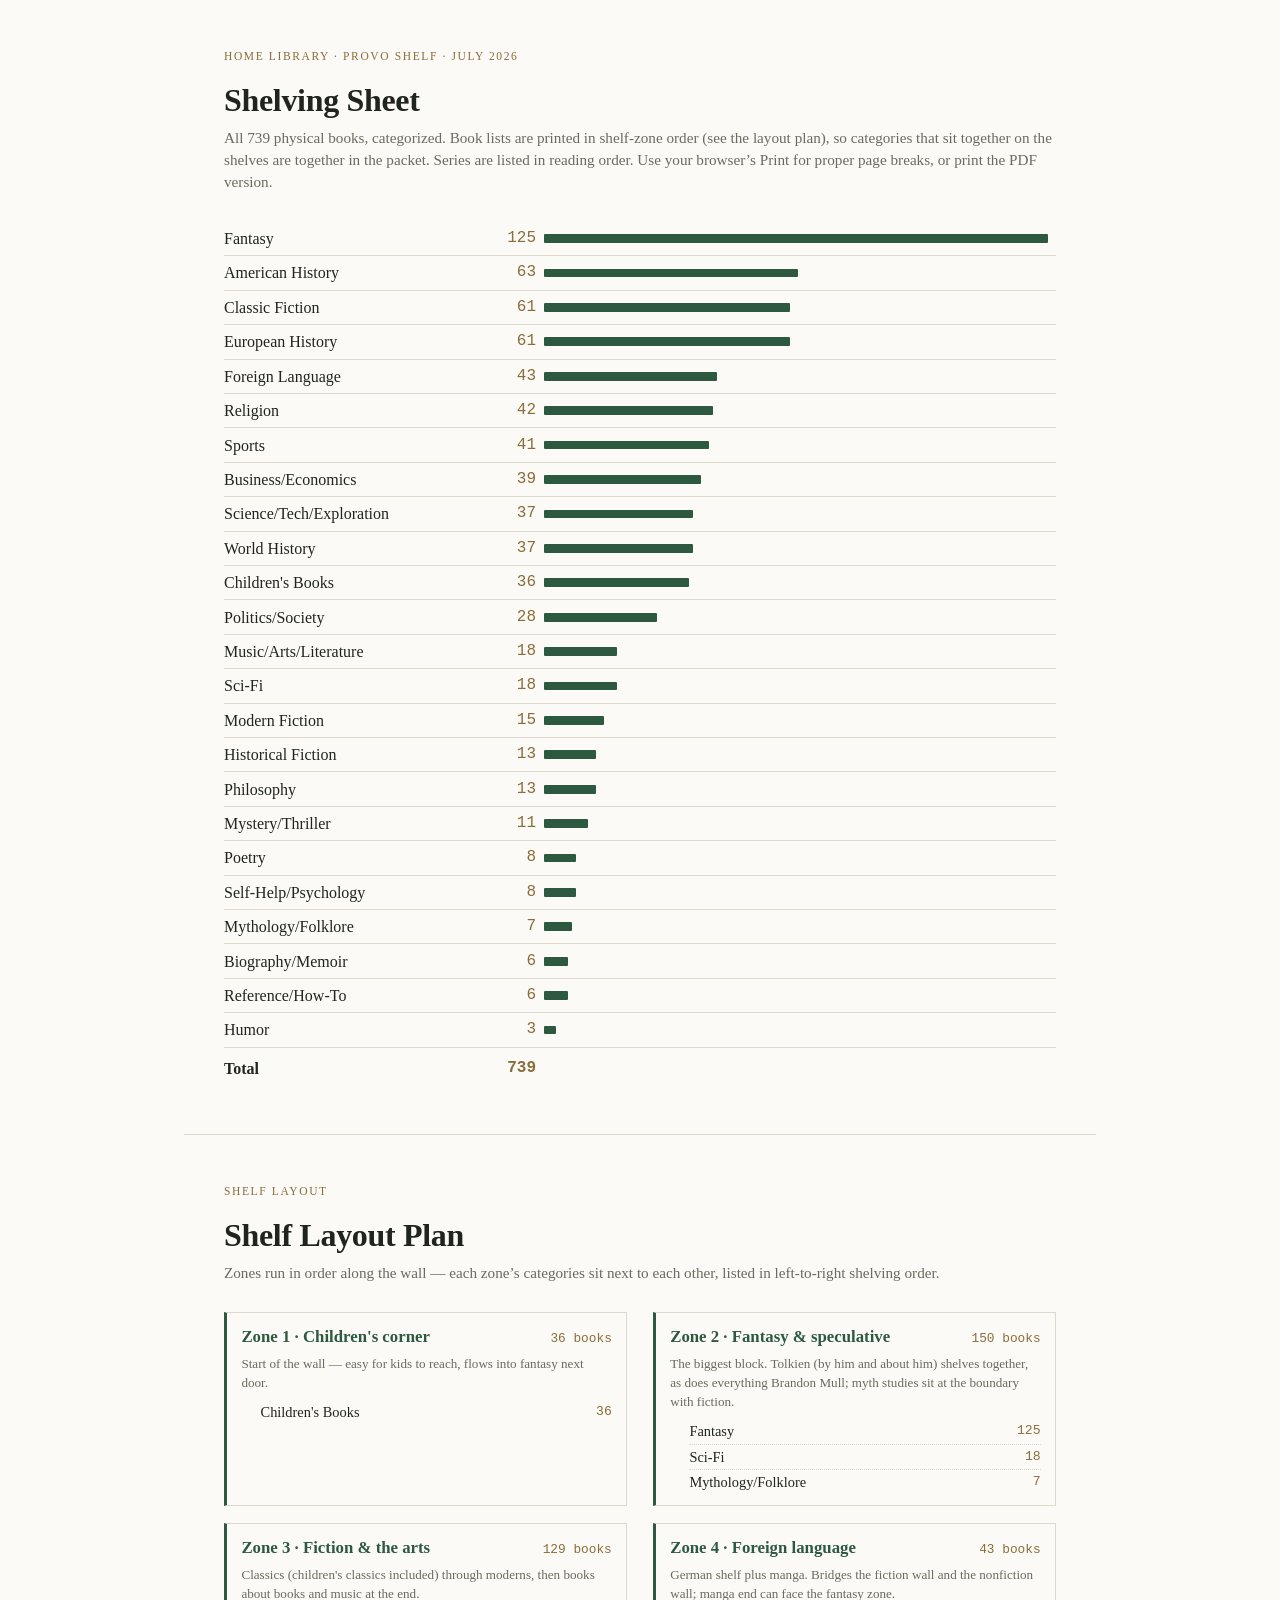
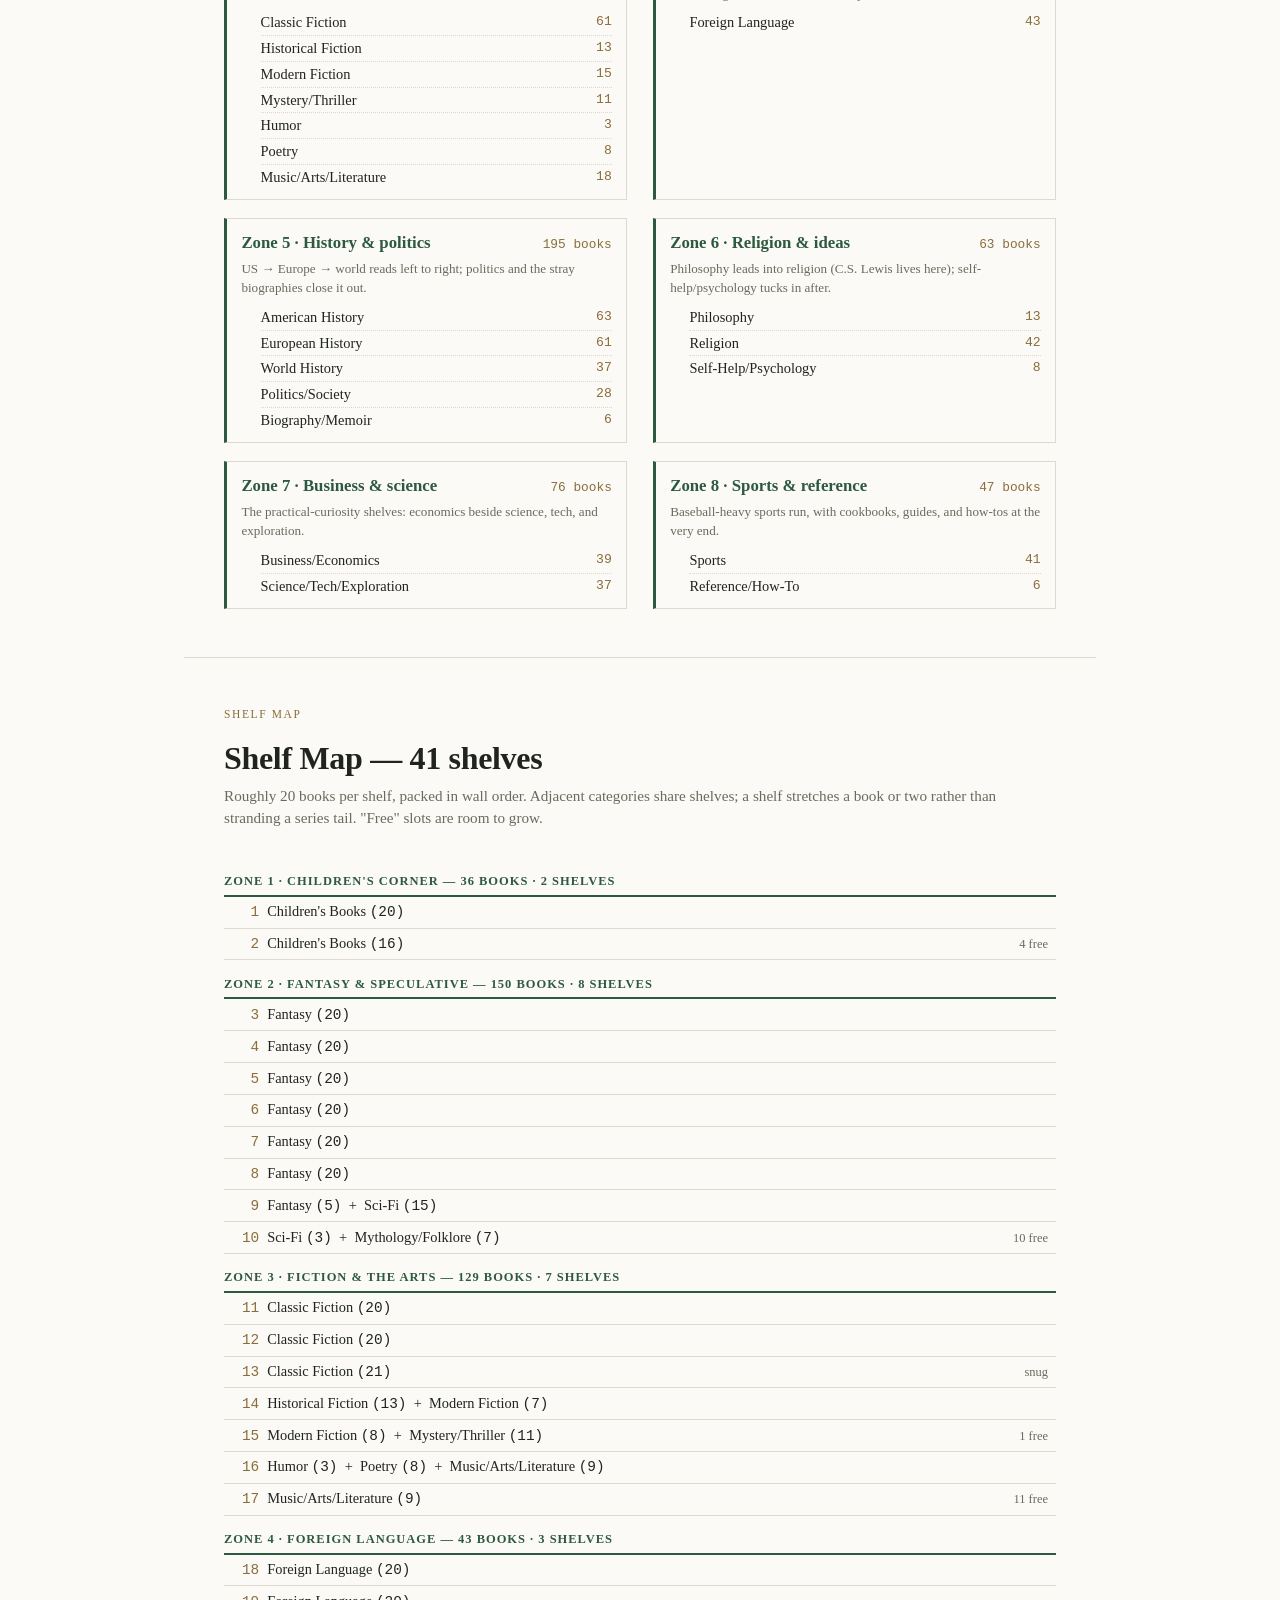
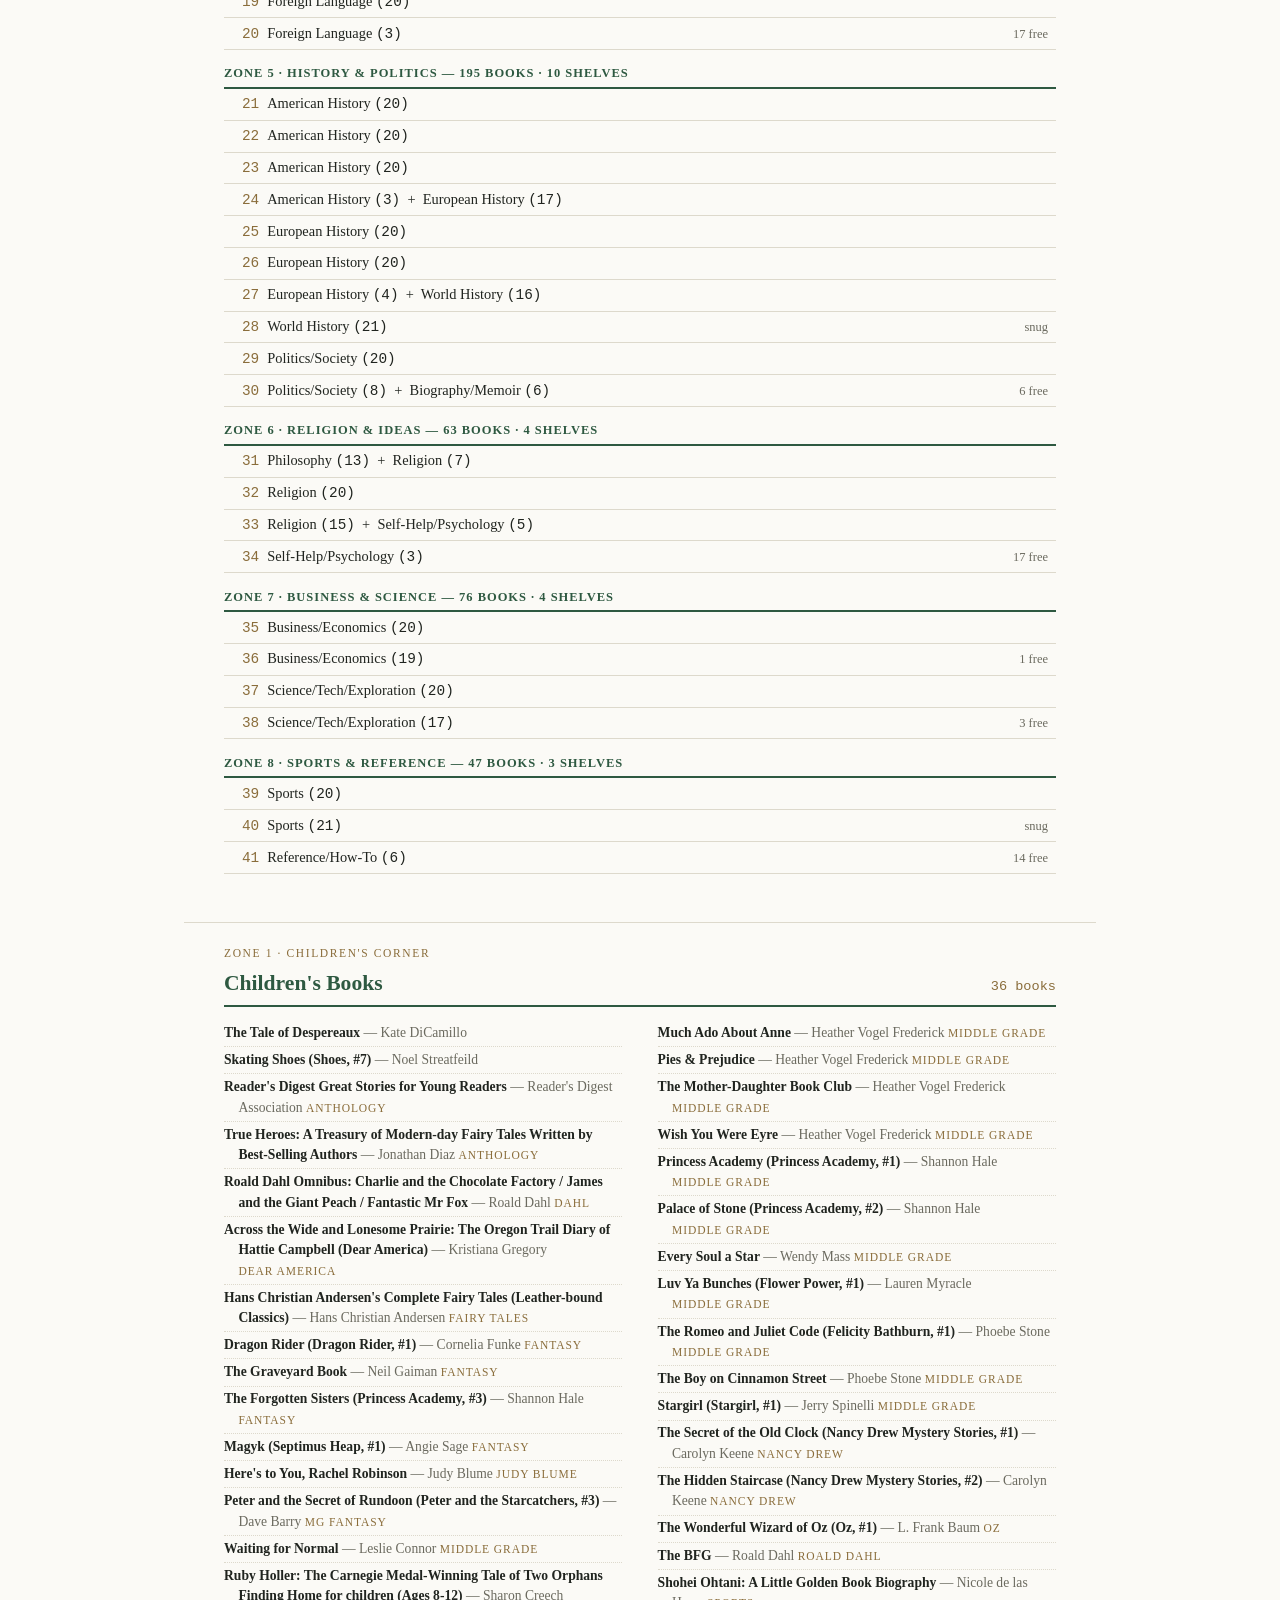
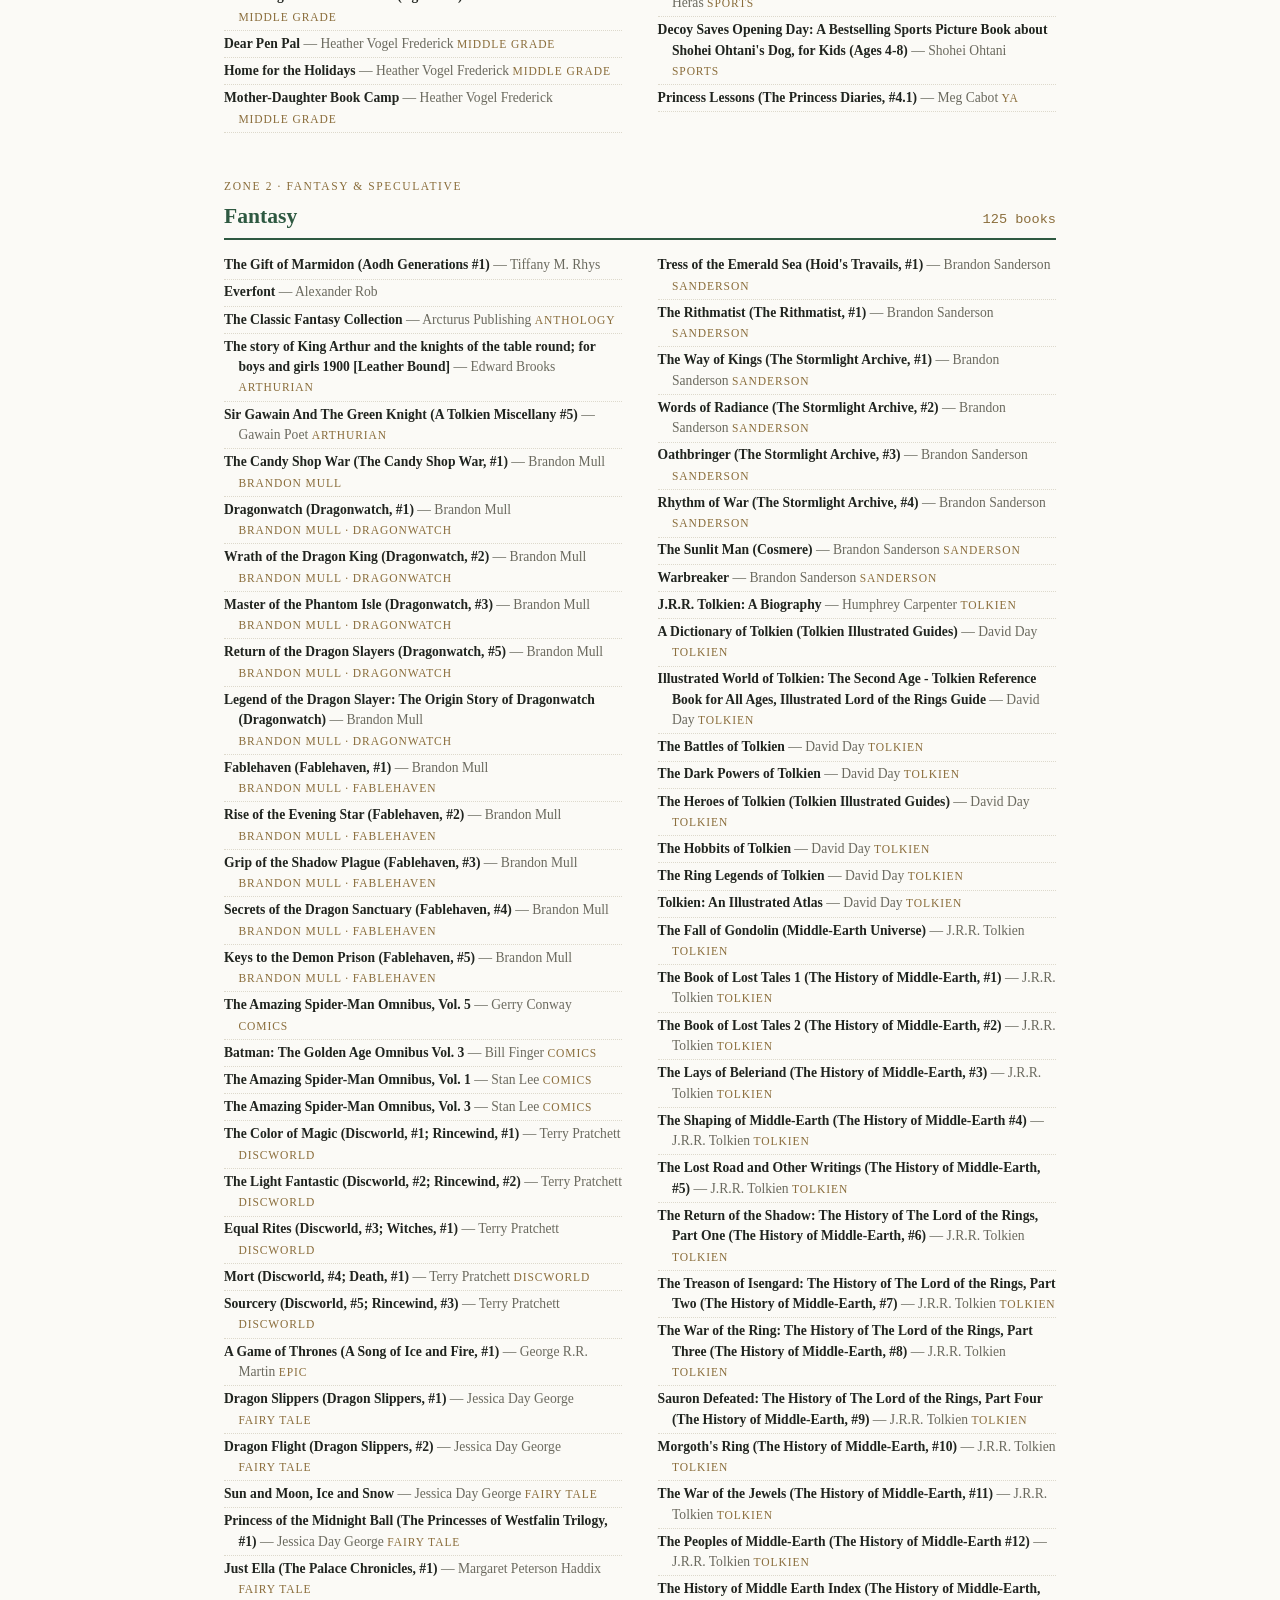
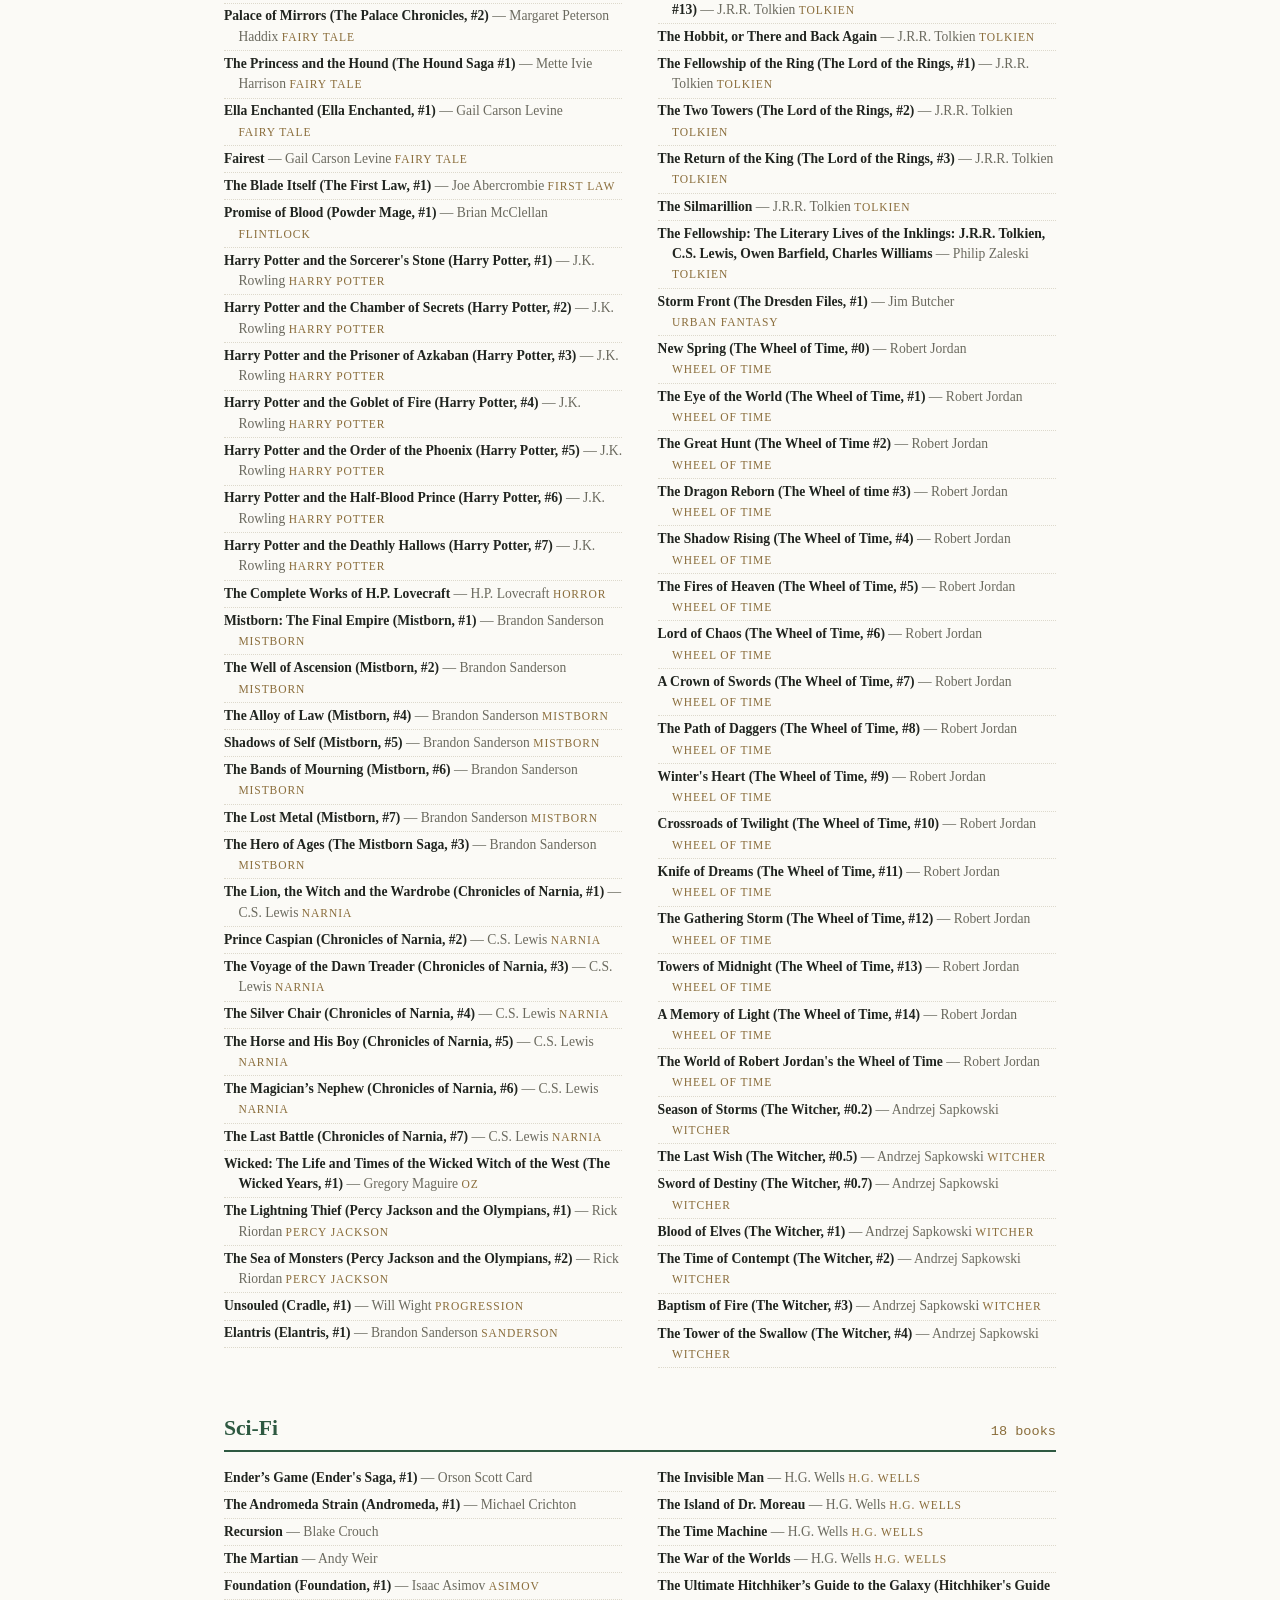
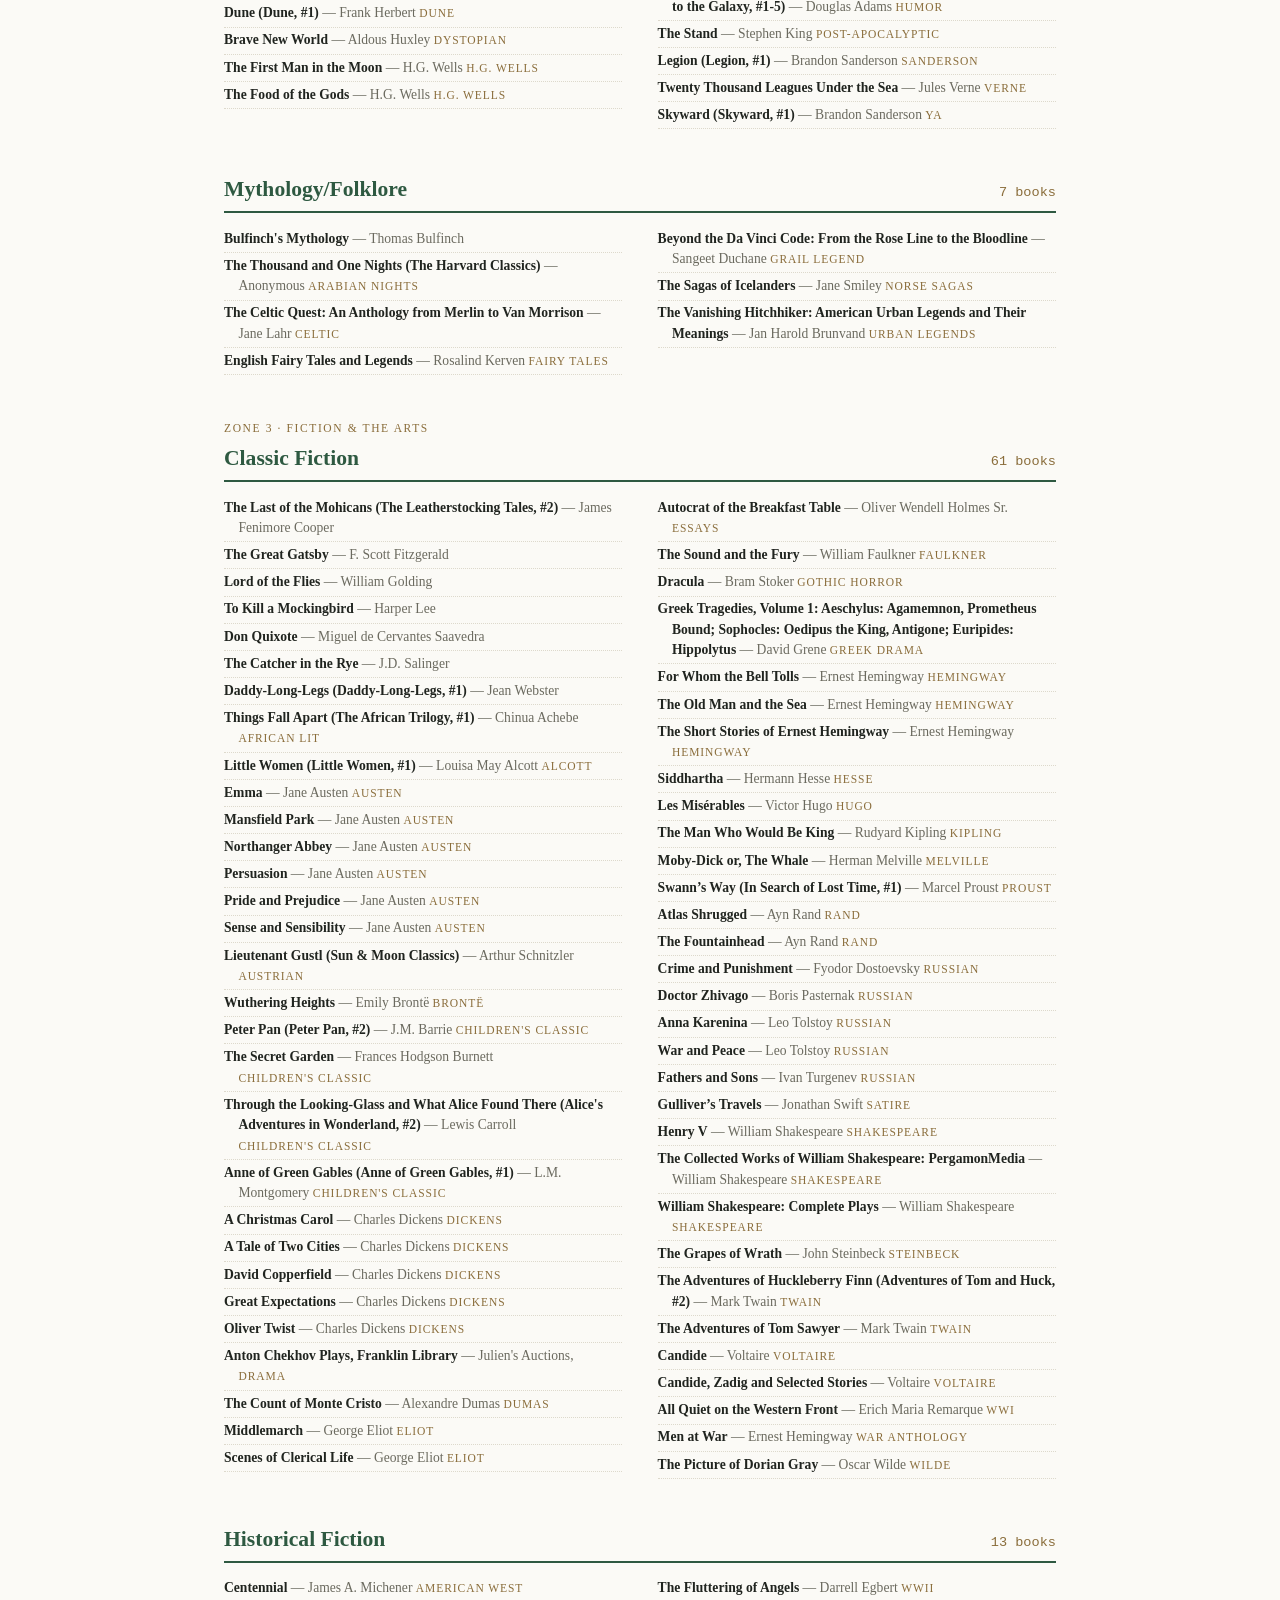
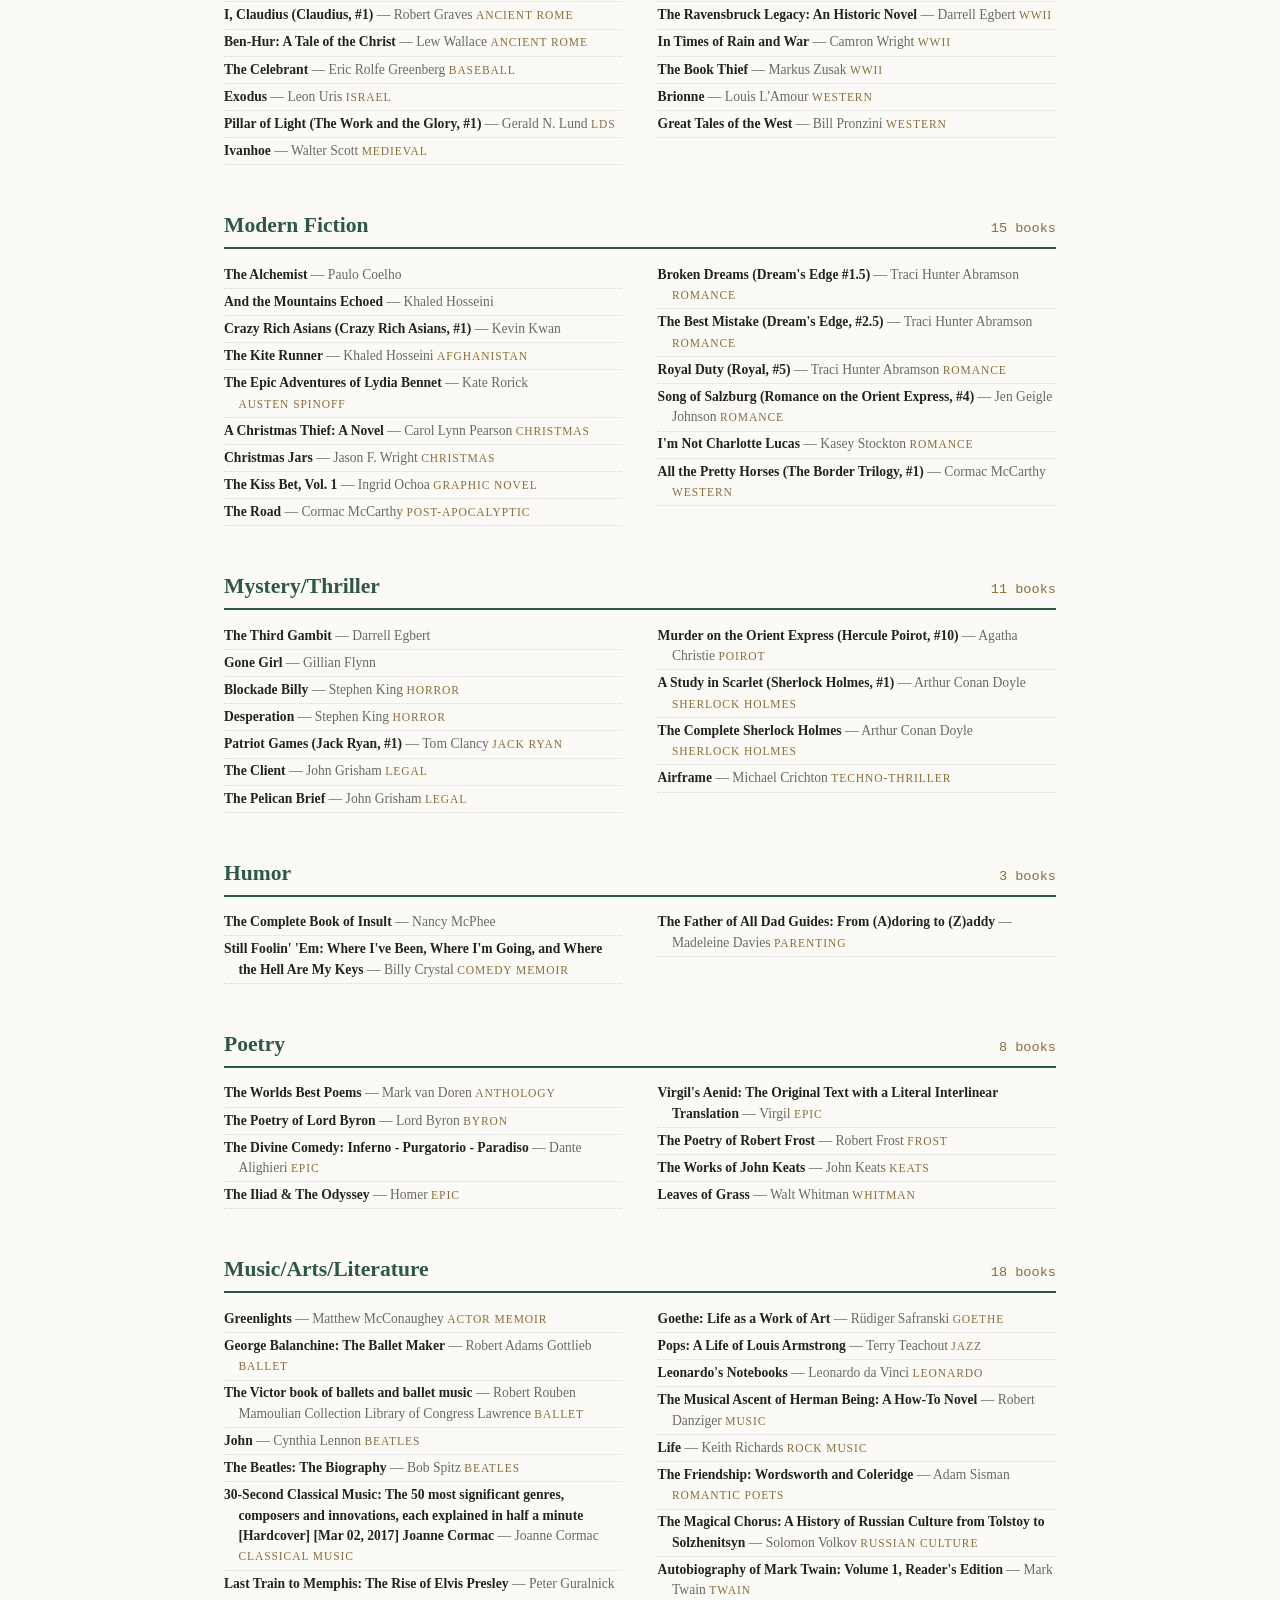
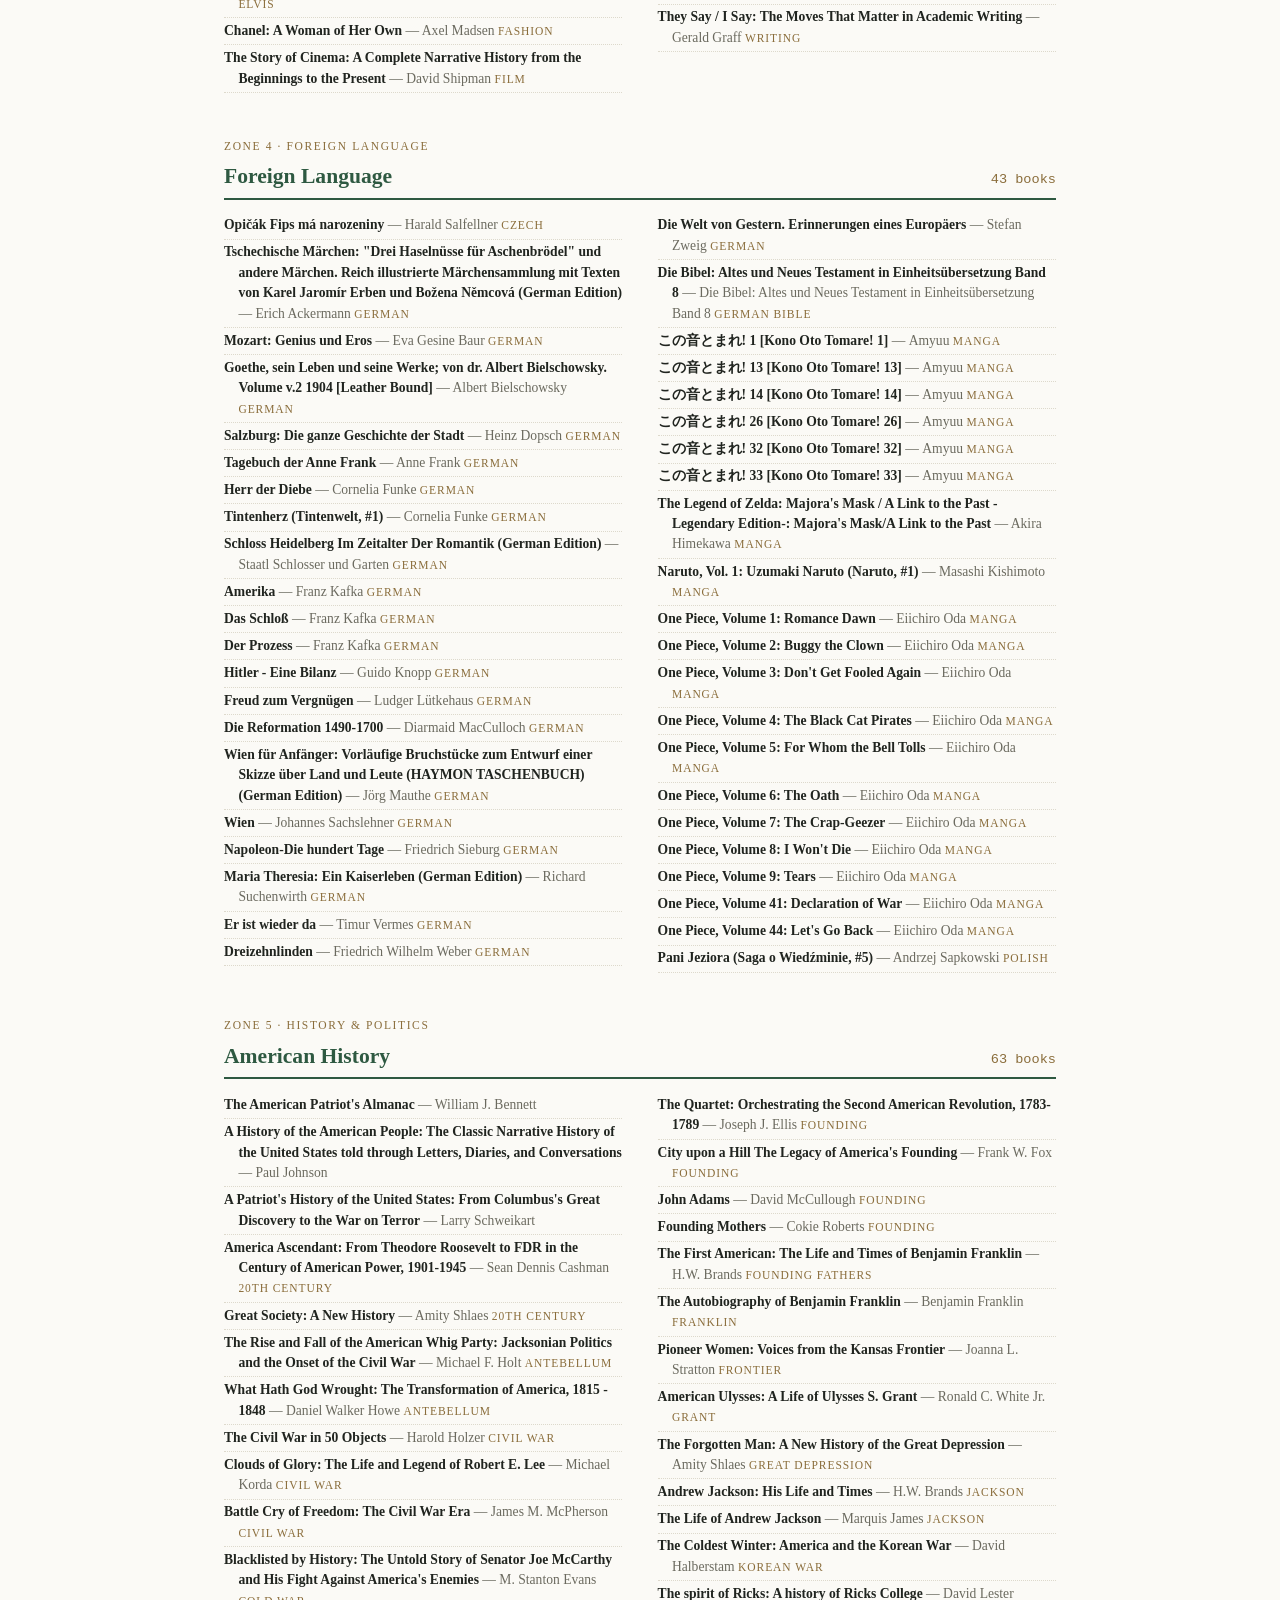
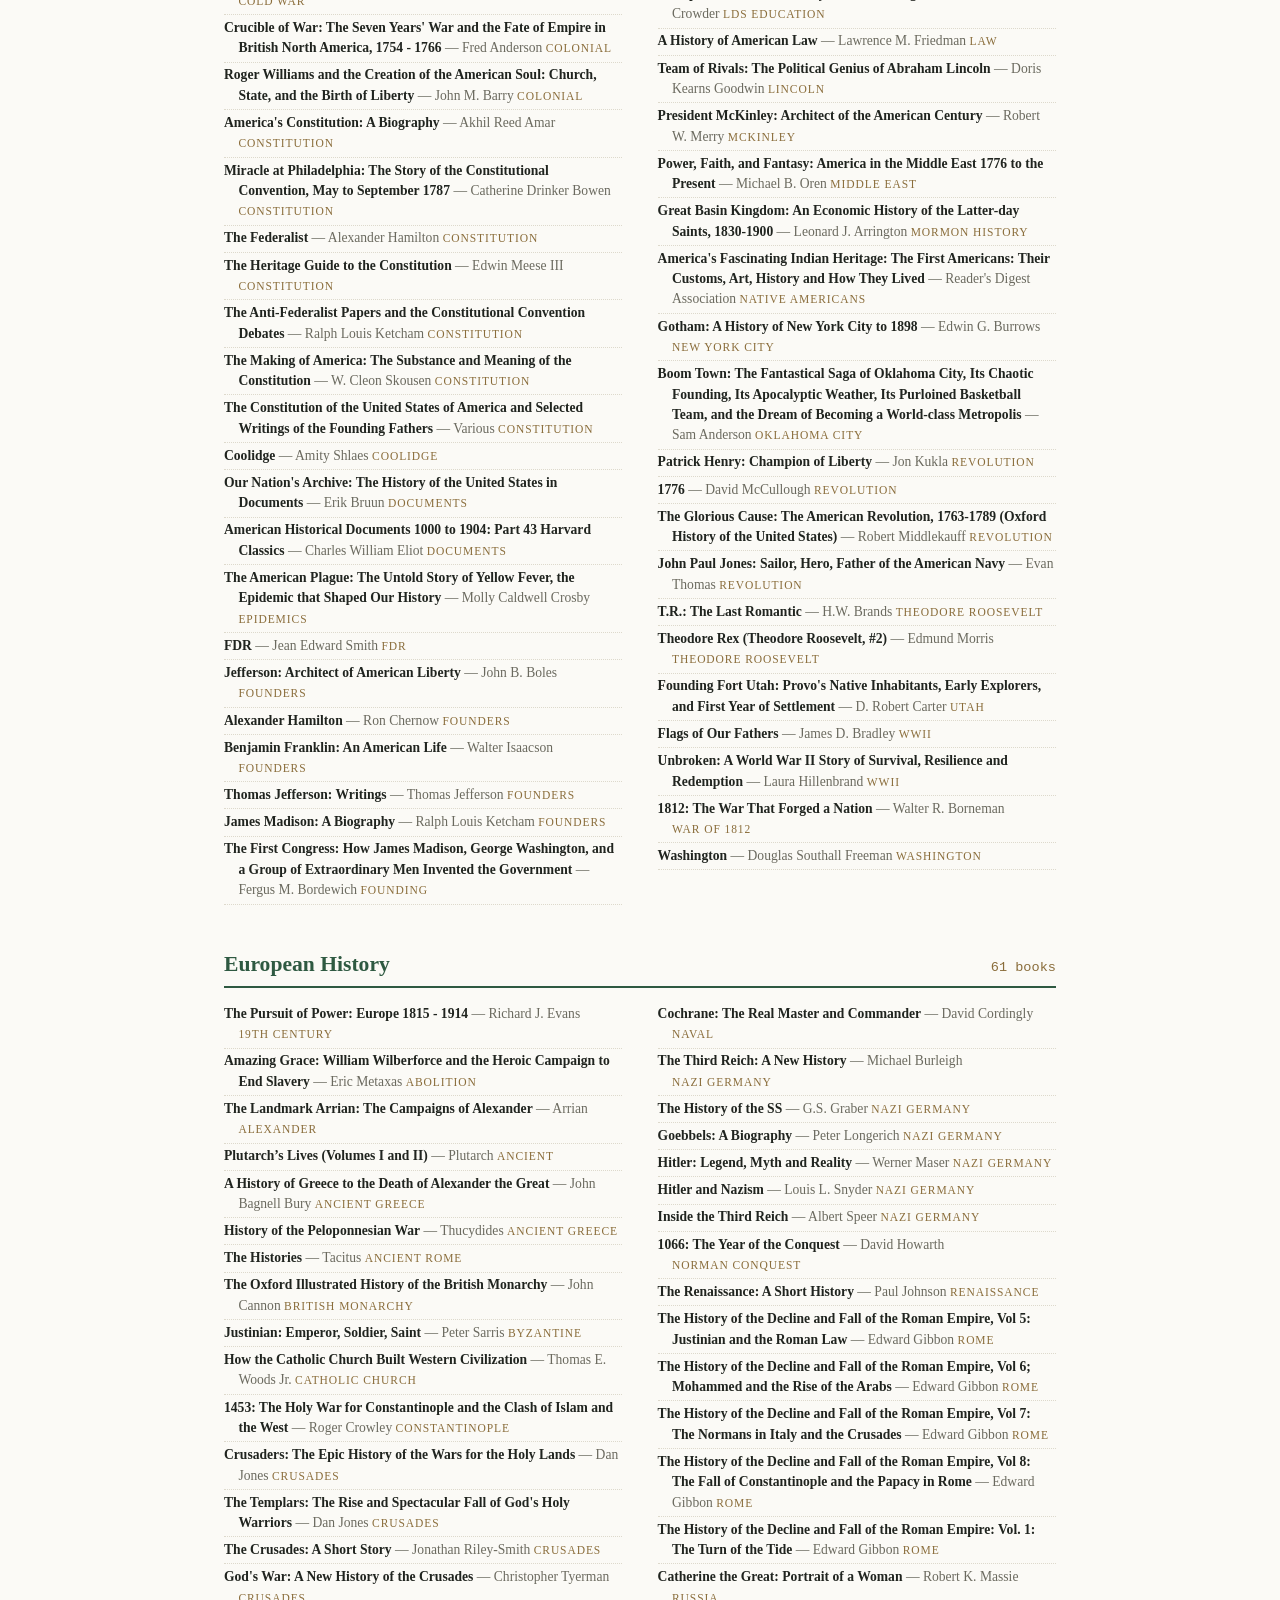
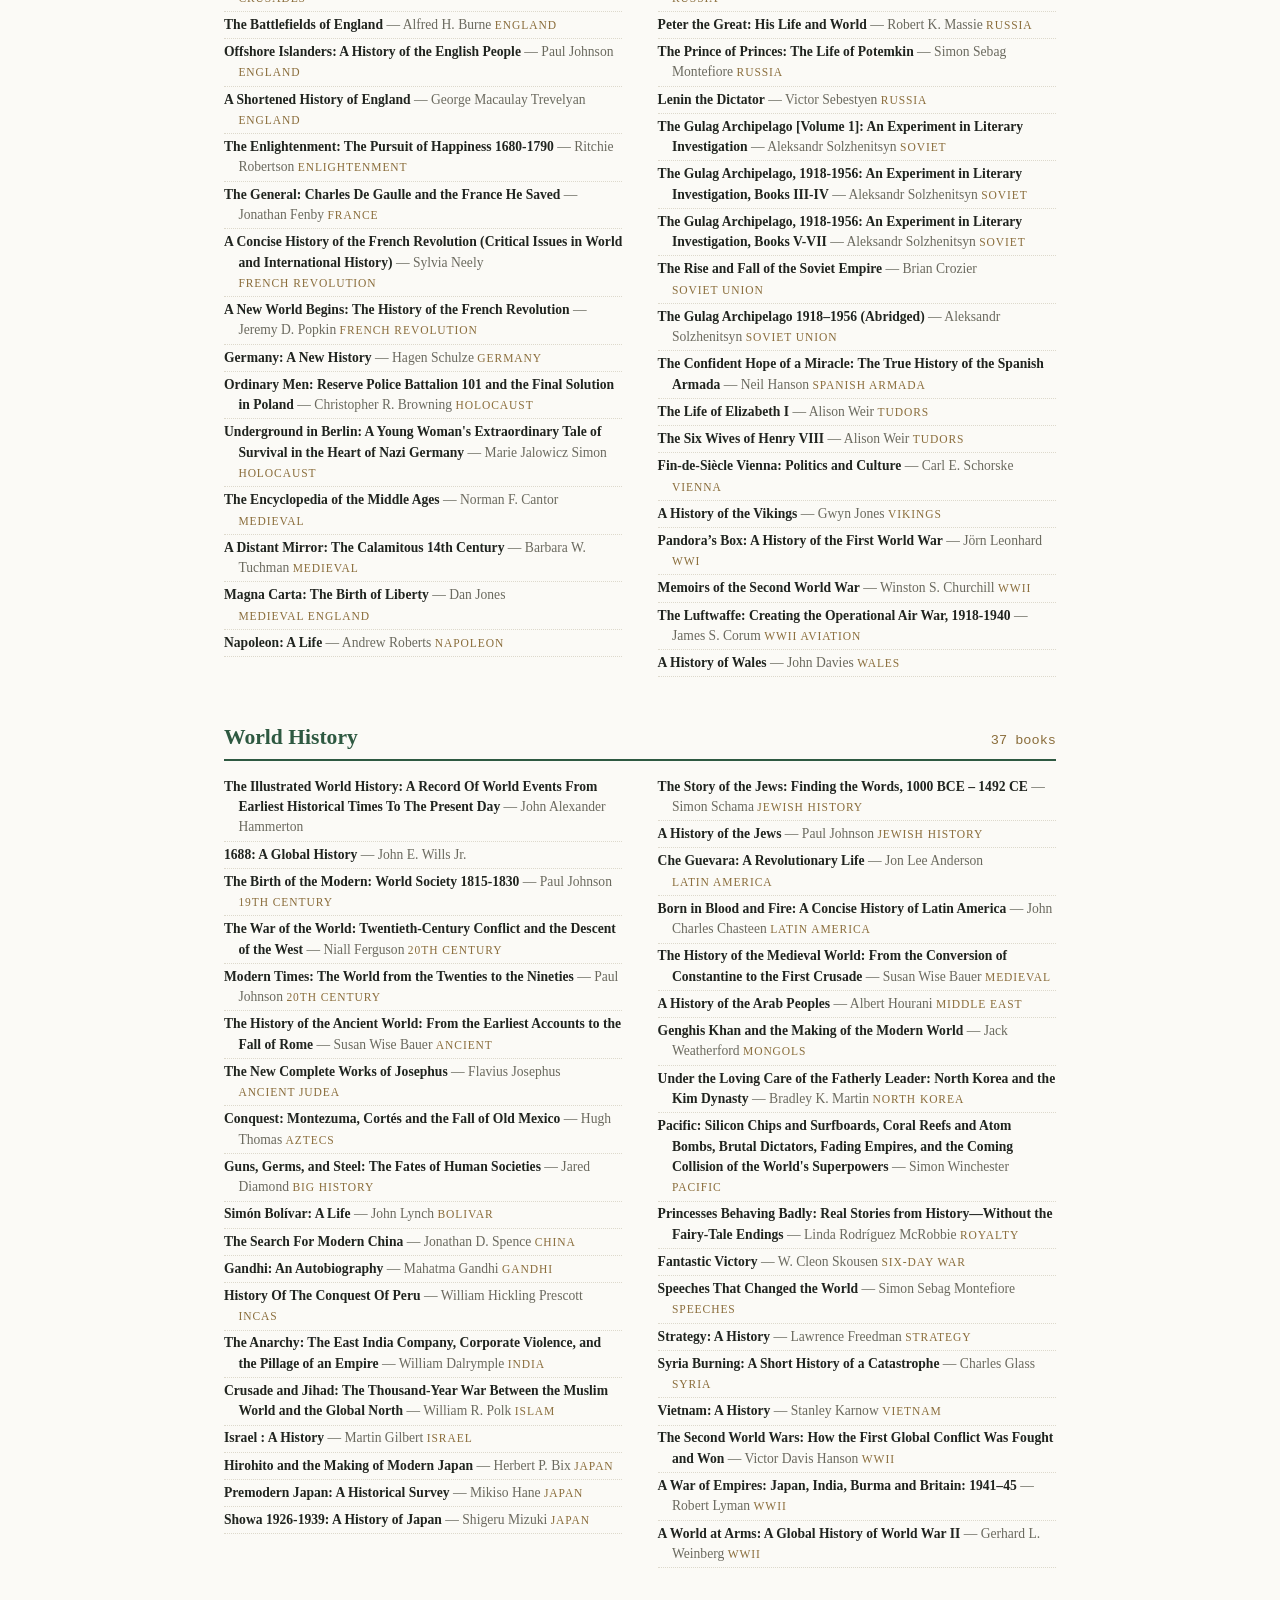
<file: shelving-sheet.html>
<!doctype html>
<html lang="en">
<head>
<meta charset="utf-8">
<meta name="viewport" content="width=device-width, initial-scale=1">
<title>Home Library Shelving Sheet</title>
<style>
:root {
  --paper:#FBFAF6; --ink:#20241F; --muted:#6B6A5F; --accent:#2E5941; --brass:#8A6D3B;
  --rule:#DDD9CC; --barbg:#ECE9DE;
}
@media (prefers-color-scheme: dark) { :root {
  --paper:#15181A; --ink:#E7E4DA; --muted:#9A988C; --accent:#8FBF9F; --brass:#C0A26B;
  --rule:#33383B; --barbg:#23282B;
} }
:root[data-theme="dark"] {
  --paper:#15181A; --ink:#E7E4DA; --muted:#9A988C; --accent:#8FBF9F; --brass:#C0A26B;
  --rule:#33383B; --barbg:#23282B;
}
:root[data-theme="light"] {
  --paper:#FBFAF6; --ink:#20241F; --muted:#6B6A5F; --accent:#2E5941; --brass:#8A6D3B;
  --rule:#DDD9CC; --barbg:#ECE9DE;
}
html, body { background:var(--paper) !important; color:var(--ink) !important; }
body {
  font-family:"Iowan Old Style","Palatino Linotype",Palatino,Georgia,serif;
  margin:0; line-height:1.45;
}
.num { font-variant-numeric:tabular-nums; font-family:ui-monospace,"SF Mono",Menlo,Consolas,monospace; }
.page, .listpage { max-width:52rem; margin:0 auto; padding:3rem 2.5rem; }
.listpage { padding:1.4rem 2.5rem; }
h1 { font-size:2rem; font-weight:600; margin:0 0 .2rem; text-wrap:balance; letter-spacing:-.01em; }
h2 { font-size:1.35rem; font-weight:600; margin:0; color:var(--accent); }
h3 { font-size:1.05rem; font-weight:600; margin:0; color:var(--accent); }
.kicker { font-size:.72rem; text-transform:uppercase; letter-spacing:.14em; color:var(--brass); margin:0 0 .8rem; }
.lede { color:var(--muted); margin:.2rem 0 1.8rem; font-size:.95rem; }
table.counts { border-collapse:collapse; width:100%; }
table.counts td { padding:.32rem .5rem .32rem 0; border-bottom:1px solid var(--rule); vertical-align:middle; }
td.cat { width:16rem; }
td.num { text-align:right; width:3rem; color:var(--brass); }
td.barcell { padding-left:1rem; }
.bar { height:.55rem; background:var(--accent); border-radius:1px; min-width:2px; }
tr.totalrow td { border-bottom:none; padding-top:.6rem; font-weight:600; }
.zones { display:grid; grid-template-columns:1fr 1fr; gap:1.1rem 1.6rem; margin-top:1.2rem; }
.zone { border:1px solid var(--rule); border-left:3px solid var(--accent); padding:.75rem .9rem .6rem; break-inside:avoid; page-break-inside:avoid; }
.zonehead { display:flex; justify-content:space-between; align-items:baseline; gap:.8rem; }
.ztotal { color:var(--brass); font-size:.8rem; white-space:nowrap; }
.znote { font-size:.82rem; color:var(--muted); margin:.25rem 0 .5rem; }
ol.zlist { margin:0; padding-left:1.2rem; font-size:.9rem; }
ol.zlist li { display:flex; justify-content:space-between; gap:1rem; padding:.12rem 0; border-top:1px dotted var(--rule); }
ol.zlist li:first-child { border-top:none; }
ol.zlist .num { color:var(--brass); font-size:.82rem; }
.listhead { display:flex; justify-content:space-between; align-items:baseline; border-bottom:2px solid var(--accent); padding-bottom:.35rem; margin-bottom:.8rem;
  break-after:avoid-page; page-break-after:avoid; break-inside:avoid; page-break-inside:avoid; }
.count { color:var(--brass); font-size:.85rem; }
ul.booklist { list-style:none; margin:0; padding:0; column-count:2; column-gap:2.2rem; font-size:.85rem; }
ul.booklist li { break-inside:avoid; page-break-inside:avoid; line-height:1.5; padding:.18rem 0 .18rem .9rem; text-indent:-.9rem; border-bottom:1px dotted var(--rule); }
.ttl { font-weight:600; }
.auth { color:var(--muted); }
.auth::before { content:"— "; }
.sub { color:var(--brass); font-size:.72rem; text-transform:uppercase; letter-spacing:.08em; white-space:nowrap; }
.page + .page, .page + .listpage { border-top:1px solid var(--rule); }

.zonekicker { margin:0 0 .4rem; }
table.shelves { border-collapse:collapse; width:100%; font-size:.9rem; }
table.shelves td { padding:.28rem .5rem .28rem 0; border-bottom:1px solid var(--rule); vertical-align:baseline; }
tr.zrow td { padding-top:.9rem; font-weight:600; color:var(--accent); border-bottom:2px solid var(--accent); font-size:.78rem; text-transform:uppercase; letter-spacing:.08em; }
td.shelfno { width:2.2rem; color:var(--brass); text-align:right; padding-right:.8rem; }
td.free { width:4.5rem; text-align:right; color:var(--muted); font-size:.78rem; white-space:nowrap; }
@page { size: letter; margin: 0.8in 0.5in 1.1in; }
* { orphans: 2; widows: 2; }
@media print {
  :root, :root[data-theme="dark"] {
    --paper:#fff; --ink:#111; --muted:#444; --accent:#1d3d2c; --brass:#5c4a28;
    --rule:#bbb; --barbg:#eee;
  }
  body { font-size:11px; }
  .page, .listpage { max-width:none; margin:0; padding:0; border:none !important; }
  .page { break-before:page; page-break-before:always; }
  section.page:first-of-type { break-before:auto; page-break-before:auto; }
  .listpage.own { break-before:page; page-break-before:always; }
  .listpage.keep { break-inside:avoid-page; page-break-inside:avoid; margin-top:1.6rem; }
  .listpage.keep:first-of-type { margin-top:0; }
  ul.booklist { font-size:9.5px; }
  .bar { print-color-adjust:exact; -webkit-print-color-adjust:exact; }
  .noprint { display:none; }
}
@media (max-width:640px) { .zones { grid-template-columns:1fr; } ul.booklist { column-count:1; } }
</style>
</head>
<body>


<section class="page">
  <p class="kicker">Home library · Provo shelf · July 2026</p>
  <h1>Shelving Sheet</h1>
  <p class="lede">All 739 physical books, categorized. Book lists are printed in shelf-zone order (see the layout plan), so categories that sit together on the shelves are together in the packet. Series are listed in reading order. <span class="noprint">Use your browser&rsquo;s Print for proper page breaks, or print the PDF version.</span></p>
  <table class="counts">
    <tr><td class="cat">Fantasy</td><td class="num">125</td><td class="barcell"><div class="bar" style="width:100.0%"></div></td></tr>
<tr><td class="cat">American History</td><td class="num">63</td><td class="barcell"><div class="bar" style="width:50.4%"></div></td></tr>
<tr><td class="cat">Classic Fiction</td><td class="num">61</td><td class="barcell"><div class="bar" style="width:48.8%"></div></td></tr>
<tr><td class="cat">European History</td><td class="num">61</td><td class="barcell"><div class="bar" style="width:48.8%"></div></td></tr>
<tr><td class="cat">Foreign Language</td><td class="num">43</td><td class="barcell"><div class="bar" style="width:34.4%"></div></td></tr>
<tr><td class="cat">Religion</td><td class="num">42</td><td class="barcell"><div class="bar" style="width:33.6%"></div></td></tr>
<tr><td class="cat">Sports</td><td class="num">41</td><td class="barcell"><div class="bar" style="width:32.8%"></div></td></tr>
<tr><td class="cat">Business/Economics</td><td class="num">39</td><td class="barcell"><div class="bar" style="width:31.2%"></div></td></tr>
<tr><td class="cat">Science/Tech/Exploration</td><td class="num">37</td><td class="barcell"><div class="bar" style="width:29.6%"></div></td></tr>
<tr><td class="cat">World History</td><td class="num">37</td><td class="barcell"><div class="bar" style="width:29.6%"></div></td></tr>
<tr><td class="cat">Children&#x27;s Books</td><td class="num">36</td><td class="barcell"><div class="bar" style="width:28.8%"></div></td></tr>
<tr><td class="cat">Politics/Society</td><td class="num">28</td><td class="barcell"><div class="bar" style="width:22.4%"></div></td></tr>
<tr><td class="cat">Music/Arts/Literature</td><td class="num">18</td><td class="barcell"><div class="bar" style="width:14.4%"></div></td></tr>
<tr><td class="cat">Sci-Fi</td><td class="num">18</td><td class="barcell"><div class="bar" style="width:14.4%"></div></td></tr>
<tr><td class="cat">Modern Fiction</td><td class="num">15</td><td class="barcell"><div class="bar" style="width:12.0%"></div></td></tr>
<tr><td class="cat">Historical Fiction</td><td class="num">13</td><td class="barcell"><div class="bar" style="width:10.4%"></div></td></tr>
<tr><td class="cat">Philosophy</td><td class="num">13</td><td class="barcell"><div class="bar" style="width:10.4%"></div></td></tr>
<tr><td class="cat">Mystery/Thriller</td><td class="num">11</td><td class="barcell"><div class="bar" style="width:8.8%"></div></td></tr>
<tr><td class="cat">Poetry</td><td class="num">8</td><td class="barcell"><div class="bar" style="width:6.4%"></div></td></tr>
<tr><td class="cat">Self-Help/Psychology</td><td class="num">8</td><td class="barcell"><div class="bar" style="width:6.4%"></div></td></tr>
<tr><td class="cat">Mythology/Folklore</td><td class="num">7</td><td class="barcell"><div class="bar" style="width:5.6%"></div></td></tr>
<tr><td class="cat">Biography/Memoir</td><td class="num">6</td><td class="barcell"><div class="bar" style="width:4.8%"></div></td></tr>
<tr><td class="cat">Reference/How-To</td><td class="num">6</td><td class="barcell"><div class="bar" style="width:4.8%"></div></td></tr>
<tr><td class="cat">Humor</td><td class="num">3</td><td class="barcell"><div class="bar" style="width:2.4%"></div></td></tr>
    <tr class="totalrow"><td class="cat">Total</td><td class="num">739</td><td></td></tr>
  </table>
</section>

<section class="page">
  <p class="kicker">Shelf layout</p>
  <h1>Shelf Layout Plan</h1>
  <p class="lede">Zones run in order along the wall — each zone&rsquo;s categories sit next to each other, listed in left-to-right shelving order.</p>
  <div class="zones"><div class="zone"><div class="zonehead"><h3>Zone 1 · Children&#x27;s corner</h3><span class="ztotal num">36 books</span></div>
<p class="znote">Start of the wall — easy for kids to reach, flows into fantasy next door.</p><ol class="zlist"><li><span>Children&#x27;s Books</span><span class="num">36</span></li></ol></div>
<div class="zone"><div class="zonehead"><h3>Zone 2 · Fantasy &amp; speculative</h3><span class="ztotal num">150 books</span></div>
<p class="znote">The biggest block. Tolkien (by him and about him) shelves together, as does everything Brandon Mull; myth studies sit at the boundary with fiction.</p><ol class="zlist"><li><span>Fantasy</span><span class="num">125</span></li><li><span>Sci-Fi</span><span class="num">18</span></li><li><span>Mythology/Folklore</span><span class="num">7</span></li></ol></div>
<div class="zone"><div class="zonehead"><h3>Zone 3 · Fiction &amp; the arts</h3><span class="ztotal num">129 books</span></div>
<p class="znote">Classics (children&#x27;s classics included) through moderns, then books about books and music at the end.</p><ol class="zlist"><li><span>Classic Fiction</span><span class="num">61</span></li><li><span>Historical Fiction</span><span class="num">13</span></li><li><span>Modern Fiction</span><span class="num">15</span></li><li><span>Mystery/Thriller</span><span class="num">11</span></li><li><span>Humor</span><span class="num">3</span></li><li><span>Poetry</span><span class="num">8</span></li><li><span>Music/Arts/Literature</span><span class="num">18</span></li></ol></div>
<div class="zone"><div class="zonehead"><h3>Zone 4 · Foreign language</h3><span class="ztotal num">43 books</span></div>
<p class="znote">German shelf plus manga. Bridges the fiction wall and the nonfiction wall; manga end can face the fantasy zone.</p><ol class="zlist"><li><span>Foreign Language</span><span class="num">43</span></li></ol></div>
<div class="zone"><div class="zonehead"><h3>Zone 5 · History &amp; politics</h3><span class="ztotal num">195 books</span></div>
<p class="znote">US → Europe → world reads left to right; politics and the stray biographies close it out.</p><ol class="zlist"><li><span>American History</span><span class="num">63</span></li><li><span>European History</span><span class="num">61</span></li><li><span>World History</span><span class="num">37</span></li><li><span>Politics/Society</span><span class="num">28</span></li><li><span>Biography/Memoir</span><span class="num">6</span></li></ol></div>
<div class="zone"><div class="zonehead"><h3>Zone 6 · Religion &amp; ideas</h3><span class="ztotal num">63 books</span></div>
<p class="znote">Philosophy leads into religion (C.S. Lewis lives here); self-help/psychology tucks in after.</p><ol class="zlist"><li><span>Philosophy</span><span class="num">13</span></li><li><span>Religion</span><span class="num">42</span></li><li><span>Self-Help/Psychology</span><span class="num">8</span></li></ol></div>
<div class="zone"><div class="zonehead"><h3>Zone 7 · Business &amp; science</h3><span class="ztotal num">76 books</span></div>
<p class="znote">The practical-curiosity shelves: economics beside science, tech, and exploration.</p><ol class="zlist"><li><span>Business/Economics</span><span class="num">39</span></li><li><span>Science/Tech/Exploration</span><span class="num">37</span></li></ol></div>
<div class="zone"><div class="zonehead"><h3>Zone 8 · Sports &amp; reference</h3><span class="ztotal num">47 books</span></div>
<p class="znote">Baseball-heavy sports run, with cookbooks, guides, and how-tos at the very end.</p><ol class="zlist"><li><span>Sports</span><span class="num">41</span></li><li><span>Reference/How-To</span><span class="num">6</span></li></ol></div></div>
</section>

<section class="page">
  <p class="kicker">Shelf map</p>
  <h1>Shelf Map — 41 shelves</h1>
  <p class="lede">Roughly 20 books per shelf, packed in wall order. Adjacent categories share shelves; a shelf stretches a book or two rather than stranding a series tail. "Free" slots are room to grow.</p>
  <table class="shelves">
    <tr class="zrow"><td colspan="3">Zone 1 · Children&#x27;s corner — 36 books · 2 shelves</td></tr>
<tr><td class="num shelfno">1</td><td>Children&#x27;s Books <span class="num">(20)</span></td><td class="free"></td></tr>
<tr><td class="num shelfno">2</td><td>Children&#x27;s Books <span class="num">(16)</span></td><td class="free">4 free</td></tr>
<tr class="zrow"><td colspan="3">Zone 2 · Fantasy &amp; speculative — 150 books · 8 shelves</td></tr>
<tr><td class="num shelfno">3</td><td>Fantasy <span class="num">(20)</span></td><td class="free"></td></tr>
<tr><td class="num shelfno">4</td><td>Fantasy <span class="num">(20)</span></td><td class="free"></td></tr>
<tr><td class="num shelfno">5</td><td>Fantasy <span class="num">(20)</span></td><td class="free"></td></tr>
<tr><td class="num shelfno">6</td><td>Fantasy <span class="num">(20)</span></td><td class="free"></td></tr>
<tr><td class="num shelfno">7</td><td>Fantasy <span class="num">(20)</span></td><td class="free"></td></tr>
<tr><td class="num shelfno">8</td><td>Fantasy <span class="num">(20)</span></td><td class="free"></td></tr>
<tr><td class="num shelfno">9</td><td>Fantasy <span class="num">(5)</span> &nbsp;+&nbsp; Sci-Fi <span class="num">(15)</span></td><td class="free"></td></tr>
<tr><td class="num shelfno">10</td><td>Sci-Fi <span class="num">(3)</span> &nbsp;+&nbsp; Mythology/Folklore <span class="num">(7)</span></td><td class="free">10 free</td></tr>
<tr class="zrow"><td colspan="3">Zone 3 · Fiction &amp; the arts — 129 books · 7 shelves</td></tr>
<tr><td class="num shelfno">11</td><td>Classic Fiction <span class="num">(20)</span></td><td class="free"></td></tr>
<tr><td class="num shelfno">12</td><td>Classic Fiction <span class="num">(20)</span></td><td class="free"></td></tr>
<tr><td class="num shelfno">13</td><td>Classic Fiction <span class="num">(21)</span></td><td class="free">snug</td></tr>
<tr><td class="num shelfno">14</td><td>Historical Fiction <span class="num">(13)</span> &nbsp;+&nbsp; Modern Fiction <span class="num">(7)</span></td><td class="free"></td></tr>
<tr><td class="num shelfno">15</td><td>Modern Fiction <span class="num">(8)</span> &nbsp;+&nbsp; Mystery/Thriller <span class="num">(11)</span></td><td class="free">1 free</td></tr>
<tr><td class="num shelfno">16</td><td>Humor <span class="num">(3)</span> &nbsp;+&nbsp; Poetry <span class="num">(8)</span> &nbsp;+&nbsp; Music/Arts/Literature <span class="num">(9)</span></td><td class="free"></td></tr>
<tr><td class="num shelfno">17</td><td>Music/Arts/Literature <span class="num">(9)</span></td><td class="free">11 free</td></tr>
<tr class="zrow"><td colspan="3">Zone 4 · Foreign language — 43 books · 3 shelves</td></tr>
<tr><td class="num shelfno">18</td><td>Foreign Language <span class="num">(20)</span></td><td class="free"></td></tr>
<tr><td class="num shelfno">19</td><td>Foreign Language <span class="num">(20)</span></td><td class="free"></td></tr>
<tr><td class="num shelfno">20</td><td>Foreign Language <span class="num">(3)</span></td><td class="free">17 free</td></tr>
<tr class="zrow"><td colspan="3">Zone 5 · History &amp; politics — 195 books · 10 shelves</td></tr>
<tr><td class="num shelfno">21</td><td>American History <span class="num">(20)</span></td><td class="free"></td></tr>
<tr><td class="num shelfno">22</td><td>American History <span class="num">(20)</span></td><td class="free"></td></tr>
<tr><td class="num shelfno">23</td><td>American History <span class="num">(20)</span></td><td class="free"></td></tr>
<tr><td class="num shelfno">24</td><td>American History <span class="num">(3)</span> &nbsp;+&nbsp; European History <span class="num">(17)</span></td><td class="free"></td></tr>
<tr><td class="num shelfno">25</td><td>European History <span class="num">(20)</span></td><td class="free"></td></tr>
<tr><td class="num shelfno">26</td><td>European History <span class="num">(20)</span></td><td class="free"></td></tr>
<tr><td class="num shelfno">27</td><td>European History <span class="num">(4)</span> &nbsp;+&nbsp; World History <span class="num">(16)</span></td><td class="free"></td></tr>
<tr><td class="num shelfno">28</td><td>World History <span class="num">(21)</span></td><td class="free">snug</td></tr>
<tr><td class="num shelfno">29</td><td>Politics/Society <span class="num">(20)</span></td><td class="free"></td></tr>
<tr><td class="num shelfno">30</td><td>Politics/Society <span class="num">(8)</span> &nbsp;+&nbsp; Biography/Memoir <span class="num">(6)</span></td><td class="free">6 free</td></tr>
<tr class="zrow"><td colspan="3">Zone 6 · Religion &amp; ideas — 63 books · 4 shelves</td></tr>
<tr><td class="num shelfno">31</td><td>Philosophy <span class="num">(13)</span> &nbsp;+&nbsp; Religion <span class="num">(7)</span></td><td class="free"></td></tr>
<tr><td class="num shelfno">32</td><td>Religion <span class="num">(20)</span></td><td class="free"></td></tr>
<tr><td class="num shelfno">33</td><td>Religion <span class="num">(15)</span> &nbsp;+&nbsp; Self-Help/Psychology <span class="num">(5)</span></td><td class="free"></td></tr>
<tr><td class="num shelfno">34</td><td>Self-Help/Psychology <span class="num">(3)</span></td><td class="free">17 free</td></tr>
<tr class="zrow"><td colspan="3">Zone 7 · Business &amp; science — 76 books · 4 shelves</td></tr>
<tr><td class="num shelfno">35</td><td>Business/Economics <span class="num">(20)</span></td><td class="free"></td></tr>
<tr><td class="num shelfno">36</td><td>Business/Economics <span class="num">(19)</span></td><td class="free">1 free</td></tr>
<tr><td class="num shelfno">37</td><td>Science/Tech/Exploration <span class="num">(20)</span></td><td class="free"></td></tr>
<tr><td class="num shelfno">38</td><td>Science/Tech/Exploration <span class="num">(17)</span></td><td class="free">3 free</td></tr>
<tr class="zrow"><td colspan="3">Zone 8 · Sports &amp; reference — 47 books · 3 shelves</td></tr>
<tr><td class="num shelfno">39</td><td>Sports <span class="num">(20)</span></td><td class="free"></td></tr>
<tr><td class="num shelfno">40</td><td>Sports <span class="num">(21)</span></td><td class="free">snug</td></tr>
<tr><td class="num shelfno">41</td><td>Reference/How-To <span class="num">(6)</span></td><td class="free">14 free</td></tr>
  </table>
</section>

<section class="listpage own"><p class="kicker zonekicker">Zone 1 · Children&#x27;s corner</p><header class="listhead"><h2>Children&#x27;s Books</h2><span class="count num">36 books</span></header>
<ul class="booklist"><li><span class="ttl">The Tale of Despereaux</span> <span class="auth">Kate DiCamillo</span></li><li><span class="ttl">Skating Shoes (Shoes, #7)</span> <span class="auth">Noel Streatfeild</span></li><li><span class="ttl">Reader&#x27;s Digest Great Stories for Young Readers</span> <span class="auth">Reader&#x27;s Digest Association</span> <span class="sub">Anthology</span></li><li><span class="ttl">True Heroes: A Treasury of Modern-day Fairy Tales Written by Best-Selling Authors</span> <span class="auth">Jonathan Diaz</span> <span class="sub">Anthology</span></li><li><span class="ttl">Roald Dahl Omnibus: Charlie and the Chocolate Factory / James and the Giant Peach / Fantastic Mr Fox</span> <span class="auth">Roald Dahl</span> <span class="sub">Dahl</span></li><li><span class="ttl">Across the Wide and Lonesome Prairie: The Oregon Trail Diary of Hattie Campbell (Dear America)</span> <span class="auth">Kristiana Gregory</span> <span class="sub">Dear America</span></li><li><span class="ttl">Hans Christian Andersen&#x27;s Complete Fairy Tales (Leather-bound Classics)</span> <span class="auth">Hans Christian Andersen</span> <span class="sub">Fairy tales</span></li><li><span class="ttl">Dragon Rider (Dragon Rider, #1)</span> <span class="auth">Cornelia Funke</span> <span class="sub">Fantasy</span></li><li><span class="ttl">The Graveyard Book</span> <span class="auth">Neil Gaiman</span> <span class="sub">Fantasy</span></li><li><span class="ttl">The Forgotten Sisters (Princess Academy, #3)</span> <span class="auth">Shannon Hale</span> <span class="sub">Fantasy</span></li><li><span class="ttl">Magyk (Septimus Heap, #1)</span> <span class="auth">Angie Sage</span> <span class="sub">Fantasy</span></li><li><span class="ttl">Here&#x27;s to You, Rachel Robinson</span> <span class="auth">Judy Blume</span> <span class="sub">Judy Blume</span></li><li><span class="ttl">Peter and the Secret of Rundoon (Peter and the Starcatchers, #3)</span> <span class="auth">Dave Barry</span> <span class="sub">MG Fantasy</span></li><li><span class="ttl">Waiting for Normal</span> <span class="auth">Leslie Connor</span> <span class="sub">Middle Grade</span></li><li><span class="ttl">Ruby Holler: The Carnegie Medal-Winning Tale of Two Orphans Finding Home for children (Ages 8-12)</span> <span class="auth">Sharon Creech</span> <span class="sub">Middle Grade</span></li><li><span class="ttl">Dear Pen Pal</span> <span class="auth">Heather Vogel Frederick</span> <span class="sub">Middle Grade</span></li><li><span class="ttl">Home for the Holidays</span> <span class="auth">Heather Vogel Frederick</span> <span class="sub">Middle Grade</span></li><li><span class="ttl">Mother-Daughter Book Camp</span> <span class="auth">Heather Vogel Frederick</span> <span class="sub">Middle Grade</span></li><li><span class="ttl">Much Ado About Anne</span> <span class="auth">Heather Vogel Frederick</span> <span class="sub">Middle Grade</span></li><li><span class="ttl">Pies &amp; Prejudice</span> <span class="auth">Heather Vogel Frederick</span> <span class="sub">Middle Grade</span></li><li><span class="ttl">The Mother-Daughter Book Club</span> <span class="auth">Heather Vogel Frederick</span> <span class="sub">Middle Grade</span></li><li><span class="ttl">Wish You Were Eyre</span> <span class="auth">Heather Vogel Frederick</span> <span class="sub">Middle Grade</span></li><li><span class="ttl">Princess Academy (Princess Academy, #1)</span> <span class="auth">Shannon Hale</span> <span class="sub">Middle Grade</span></li><li><span class="ttl">Palace of Stone (Princess Academy, #2)</span> <span class="auth">Shannon Hale</span> <span class="sub">Middle Grade</span></li><li><span class="ttl">Every Soul a Star</span> <span class="auth">Wendy Mass</span> <span class="sub">Middle Grade</span></li><li><span class="ttl">Luv Ya Bunches (Flower Power, #1)</span> <span class="auth">Lauren Myracle</span> <span class="sub">Middle Grade</span></li><li><span class="ttl">The Romeo and Juliet Code (Felicity Bathburn, #1)</span> <span class="auth">Phoebe Stone</span> <span class="sub">Middle Grade</span></li><li><span class="ttl">The Boy on Cinnamon Street</span> <span class="auth">Phoebe Stone</span> <span class="sub">Middle Grade</span></li><li><span class="ttl">Stargirl (Stargirl, #1)</span> <span class="auth">Jerry Spinelli</span> <span class="sub">Middle grade</span></li><li><span class="ttl">The Secret of the Old Clock (Nancy Drew Mystery Stories, #1)</span> <span class="auth">Carolyn Keene</span> <span class="sub">Nancy Drew</span></li><li><span class="ttl">The Hidden Staircase (Nancy Drew Mystery Stories, #2)</span> <span class="auth">Carolyn Keene</span> <span class="sub">Nancy Drew</span></li><li><span class="ttl">The Wonderful Wizard of Oz (Oz, #1)</span> <span class="auth">L. Frank Baum</span> <span class="sub">Oz</span></li><li><span class="ttl">The BFG</span> <span class="auth">Roald Dahl</span> <span class="sub">Roald Dahl</span></li><li><span class="ttl">Shohei Ohtani: A Little Golden Book Biography</span> <span class="auth">Nicole de las Heras</span> <span class="sub">Sports</span></li><li><span class="ttl">Decoy Saves Opening Day: A Bestselling Sports Picture Book about Shohei Ohtani&#x27;s Dog, for Kids (Ages 4-8)</span> <span class="auth">Shohei Ohtani</span> <span class="sub">Sports</span></li><li><span class="ttl">Princess Lessons (The Princess Diaries, #4.1)</span> <span class="auth">Meg Cabot</span> <span class="sub">YA</span></li></ul></section>
<section class="listpage own"><p class="kicker zonekicker">Zone 2 · Fantasy &amp; speculative</p><header class="listhead"><h2>Fantasy</h2><span class="count num">125 books</span></header>
<ul class="booklist"><li><span class="ttl">The Gift of Marmidon (Aodh Generations #1)</span> <span class="auth">Tiffany M. Rhys</span></li><li><span class="ttl">Everfont</span> <span class="auth">Alexander Rob</span></li><li><span class="ttl">The Classic Fantasy Collection</span> <span class="auth">Arcturus Publishing</span> <span class="sub">Anthology</span></li><li><span class="ttl">The story of King Arthur and the knights of the table round; for boys and girls 1900 [Leather Bound]</span> <span class="auth">Edward Brooks</span> <span class="sub">Arthurian</span></li><li><span class="ttl">Sir Gawain And The Green Knight (A Tolkien Miscellany #5)</span> <span class="auth">Gawain Poet</span> <span class="sub">Arthurian</span></li><li><span class="ttl">The Candy Shop War (The Candy Shop War, #1)</span> <span class="auth">Brandon Mull</span> <span class="sub">Brandon Mull</span></li><li><span class="ttl">Dragonwatch (Dragonwatch, #1)</span> <span class="auth">Brandon Mull</span> <span class="sub">Brandon Mull · Dragonwatch</span></li><li><span class="ttl">Wrath of the Dragon King (Dragonwatch, #2)</span> <span class="auth">Brandon Mull</span> <span class="sub">Brandon Mull · Dragonwatch</span></li><li><span class="ttl">Master of the Phantom Isle (Dragonwatch, #3)</span> <span class="auth">Brandon Mull</span> <span class="sub">Brandon Mull · Dragonwatch</span></li><li><span class="ttl">Return of the Dragon Slayers (Dragonwatch, #5)</span> <span class="auth">Brandon Mull</span> <span class="sub">Brandon Mull · Dragonwatch</span></li><li><span class="ttl">Legend of the Dragon Slayer: The Origin Story of Dragonwatch (Dragonwatch)</span> <span class="auth">Brandon Mull</span> <span class="sub">Brandon Mull · Dragonwatch</span></li><li><span class="ttl">Fablehaven (Fablehaven, #1)</span> <span class="auth">Brandon Mull</span> <span class="sub">Brandon Mull · Fablehaven</span></li><li><span class="ttl">Rise of the Evening Star (Fablehaven, #2)</span> <span class="auth">Brandon Mull</span> <span class="sub">Brandon Mull · Fablehaven</span></li><li><span class="ttl">Grip of the Shadow Plague (Fablehaven, #3)</span> <span class="auth">Brandon Mull</span> <span class="sub">Brandon Mull · Fablehaven</span></li><li><span class="ttl">Secrets of the Dragon Sanctuary (Fablehaven, #4)</span> <span class="auth">Brandon Mull</span> <span class="sub">Brandon Mull · Fablehaven</span></li><li><span class="ttl">Keys to the Demon Prison (Fablehaven, #5)</span> <span class="auth">Brandon Mull</span> <span class="sub">Brandon Mull · Fablehaven</span></li><li><span class="ttl">The Amazing Spider-Man Omnibus, Vol. 5</span> <span class="auth">Gerry Conway</span> <span class="sub">Comics</span></li><li><span class="ttl">Batman: The Golden Age Omnibus Vol. 3</span> <span class="auth">Bill Finger</span> <span class="sub">Comics</span></li><li><span class="ttl">The Amazing Spider-Man Omnibus, Vol. 1</span> <span class="auth">Stan Lee</span> <span class="sub">Comics</span></li><li><span class="ttl">The Amazing Spider-Man Omnibus, Vol. 3</span> <span class="auth">Stan Lee</span> <span class="sub">Comics</span></li><li><span class="ttl">The Color of Magic (Discworld, #1; Rincewind, #1)</span> <span class="auth">Terry Pratchett</span> <span class="sub">Discworld</span></li><li><span class="ttl">The Light Fantastic (Discworld, #2; Rincewind, #2)</span> <span class="auth">Terry Pratchett</span> <span class="sub">Discworld</span></li><li><span class="ttl">Equal Rites (Discworld, #3; Witches, #1)</span> <span class="auth">Terry Pratchett</span> <span class="sub">Discworld</span></li><li><span class="ttl">Mort (Discworld, #4; Death, #1)</span> <span class="auth">Terry Pratchett</span> <span class="sub">Discworld</span></li><li><span class="ttl">Sourcery (Discworld, #5; Rincewind, #3)</span> <span class="auth">Terry Pratchett</span> <span class="sub">Discworld</span></li><li><span class="ttl">A Game of Thrones (A Song of Ice and Fire, #1)</span> <span class="auth">George R.R. Martin</span> <span class="sub">Epic</span></li><li><span class="ttl">Dragon Slippers (Dragon Slippers, #1)</span> <span class="auth">Jessica Day George</span> <span class="sub">Fairy Tale</span></li><li><span class="ttl">Dragon Flight (Dragon Slippers, #2)</span> <span class="auth">Jessica Day George</span> <span class="sub">Fairy Tale</span></li><li><span class="ttl">Sun and Moon, Ice and Snow</span> <span class="auth">Jessica Day George</span> <span class="sub">Fairy Tale</span></li><li><span class="ttl">Princess of the Midnight Ball (The Princesses of Westfalin Trilogy, #1)</span> <span class="auth">Jessica Day George</span> <span class="sub">Fairy Tale</span></li><li><span class="ttl">Just Ella (The Palace Chronicles, #1)</span> <span class="auth">Margaret Peterson Haddix</span> <span class="sub">Fairy Tale</span></li><li><span class="ttl">Palace of Mirrors (The Palace Chronicles, #2)</span> <span class="auth">Margaret Peterson Haddix</span> <span class="sub">Fairy Tale</span></li><li><span class="ttl">The Princess and the Hound (The Hound Saga #1)</span> <span class="auth">Mette Ivie Harrison</span> <span class="sub">Fairy Tale</span></li><li><span class="ttl">Ella Enchanted (Ella Enchanted, #1)</span> <span class="auth">Gail Carson Levine</span> <span class="sub">Fairy Tale</span></li><li><span class="ttl">Fairest</span> <span class="auth">Gail Carson Levine</span> <span class="sub">Fairy Tale</span></li><li><span class="ttl">The Blade Itself (The First Law, #1)</span> <span class="auth">Joe Abercrombie</span> <span class="sub">First Law</span></li><li><span class="ttl">Promise of Blood (Powder Mage, #1)</span> <span class="auth">Brian  McClellan</span> <span class="sub">Flintlock</span></li><li><span class="ttl">Harry Potter and the Sorcerer&#x27;s Stone (Harry Potter, #1)</span> <span class="auth">J.K. Rowling</span> <span class="sub">Harry Potter</span></li><li><span class="ttl">Harry Potter and the Chamber of Secrets (Harry Potter, #2)</span> <span class="auth">J.K. Rowling</span> <span class="sub">Harry Potter</span></li><li><span class="ttl">Harry Potter and the Prisoner of Azkaban (Harry Potter, #3)</span> <span class="auth">J.K. Rowling</span> <span class="sub">Harry Potter</span></li><li><span class="ttl">Harry Potter and the Goblet of Fire (Harry Potter, #4)</span> <span class="auth">J.K. Rowling</span> <span class="sub">Harry Potter</span></li><li><span class="ttl">Harry Potter and the Order of the Phoenix (Harry Potter, #5)</span> <span class="auth">J.K. Rowling</span> <span class="sub">Harry Potter</span></li><li><span class="ttl">Harry Potter and the Half-Blood Prince (Harry Potter, #6)</span> <span class="auth">J.K. Rowling</span> <span class="sub">Harry Potter</span></li><li><span class="ttl">Harry Potter and the Deathly Hallows (Harry Potter, #7)</span> <span class="auth">J.K. Rowling</span> <span class="sub">Harry Potter</span></li><li><span class="ttl">The Complete Works of H.P. Lovecraft</span> <span class="auth">H.P. Lovecraft</span> <span class="sub">Horror</span></li><li><span class="ttl">Mistborn: The Final Empire (Mistborn, #1)</span> <span class="auth">Brandon Sanderson</span> <span class="sub">Mistborn</span></li><li><span class="ttl">The Well of Ascension (Mistborn, #2)</span> <span class="auth">Brandon Sanderson</span> <span class="sub">Mistborn</span></li><li><span class="ttl">The Alloy of Law (Mistborn, #4)</span> <span class="auth">Brandon Sanderson</span> <span class="sub">Mistborn</span></li><li><span class="ttl">Shadows of Self (Mistborn, #5)</span> <span class="auth">Brandon Sanderson</span> <span class="sub">Mistborn</span></li><li><span class="ttl">The Bands of Mourning (Mistborn, #6)</span> <span class="auth">Brandon Sanderson</span> <span class="sub">Mistborn</span></li><li><span class="ttl">The Lost Metal (Mistborn, #7)</span> <span class="auth">Brandon Sanderson</span> <span class="sub">Mistborn</span></li><li><span class="ttl">The Hero of Ages (The Mistborn Saga, #3)</span> <span class="auth">Brandon Sanderson</span> <span class="sub">Mistborn</span></li><li><span class="ttl">The Lion, the Witch and the Wardrobe (Chronicles of Narnia, #1)</span> <span class="auth">C.S. Lewis</span> <span class="sub">Narnia</span></li><li><span class="ttl">Prince Caspian (Chronicles of Narnia, #2)</span> <span class="auth">C.S. Lewis</span> <span class="sub">Narnia</span></li><li><span class="ttl">The Voyage of the Dawn Treader (Chronicles of Narnia, #3)</span> <span class="auth">C.S. Lewis</span> <span class="sub">Narnia</span></li><li><span class="ttl">The Silver Chair (Chronicles of Narnia, #4)</span> <span class="auth">C.S. Lewis</span> <span class="sub">Narnia</span></li><li><span class="ttl">The Horse and His Boy (Chronicles of Narnia, #5)</span> <span class="auth">C.S. Lewis</span> <span class="sub">Narnia</span></li><li><span class="ttl">The Magician’s Nephew (Chronicles of Narnia, #6)</span> <span class="auth">C.S. Lewis</span> <span class="sub">Narnia</span></li><li><span class="ttl">The Last Battle (Chronicles of Narnia, #7)</span> <span class="auth">C.S. Lewis</span> <span class="sub">Narnia</span></li><li><span class="ttl">Wicked: The Life and Times of the Wicked Witch of the West (The Wicked Years, #1)</span> <span class="auth">Gregory Maguire</span> <span class="sub">Oz</span></li><li><span class="ttl">The Lightning Thief (Percy Jackson and the Olympians, #1)</span> <span class="auth">Rick Riordan</span> <span class="sub">Percy Jackson</span></li><li><span class="ttl">The Sea of Monsters (Percy Jackson and the Olympians, #2)</span> <span class="auth">Rick Riordan</span> <span class="sub">Percy Jackson</span></li><li><span class="ttl">Unsouled (Cradle, #1)</span> <span class="auth">Will Wight</span> <span class="sub">Progression</span></li><li><span class="ttl">Elantris (Elantris, #1)</span> <span class="auth">Brandon Sanderson</span> <span class="sub">Sanderson</span></li><li><span class="ttl">Tress of the Emerald Sea (Hoid&#x27;s Travails, #1)</span> <span class="auth">Brandon Sanderson</span> <span class="sub">Sanderson</span></li><li><span class="ttl">The Rithmatist (The Rithmatist, #1)</span> <span class="auth">Brandon Sanderson</span> <span class="sub">Sanderson</span></li><li><span class="ttl">The Way of Kings (The Stormlight Archive, #1)</span> <span class="auth">Brandon Sanderson</span> <span class="sub">Sanderson</span></li><li><span class="ttl">Words of Radiance (The Stormlight Archive, #2)</span> <span class="auth">Brandon Sanderson</span> <span class="sub">Sanderson</span></li><li><span class="ttl">Oathbringer (The Stormlight Archive, #3)</span> <span class="auth">Brandon Sanderson</span> <span class="sub">Sanderson</span></li><li><span class="ttl">Rhythm of War (The Stormlight Archive, #4)</span> <span class="auth">Brandon Sanderson</span> <span class="sub">Sanderson</span></li><li><span class="ttl">The Sunlit Man (Cosmere)</span> <span class="auth">Brandon Sanderson</span> <span class="sub">Sanderson</span></li><li><span class="ttl">Warbreaker</span> <span class="auth">Brandon Sanderson</span> <span class="sub">Sanderson</span></li><li><span class="ttl">J.R.R. Tolkien: A Biography</span> <span class="auth">Humphrey Carpenter</span> <span class="sub">Tolkien</span></li><li><span class="ttl">A Dictionary of Tolkien (Tolkien Illustrated Guides)</span> <span class="auth">David Day</span> <span class="sub">Tolkien</span></li><li><span class="ttl">Illustrated World of Tolkien: The Second Age - Tolkien Reference Book for All Ages, Illustrated Lord of the Rings Guide</span> <span class="auth">David Day</span> <span class="sub">Tolkien</span></li><li><span class="ttl">The Battles of Tolkien</span> <span class="auth">David Day</span> <span class="sub">Tolkien</span></li><li><span class="ttl">The Dark Powers of Tolkien</span> <span class="auth">David Day</span> <span class="sub">Tolkien</span></li><li><span class="ttl">The Heroes of Tolkien (Tolkien Illustrated Guides)</span> <span class="auth">David Day</span> <span class="sub">Tolkien</span></li><li><span class="ttl">The Hobbits of Tolkien</span> <span class="auth">David Day</span> <span class="sub">Tolkien</span></li><li><span class="ttl">The Ring Legends of Tolkien</span> <span class="auth">David Day</span> <span class="sub">Tolkien</span></li><li><span class="ttl">Tolkien: An Illustrated Atlas</span> <span class="auth">David Day</span> <span class="sub">Tolkien</span></li><li><span class="ttl">The Fall of Gondolin (Middle-Earth Universe)</span> <span class="auth">J.R.R. Tolkien</span> <span class="sub">Tolkien</span></li><li><span class="ttl">The Book of Lost Tales 1 (The History of Middle-Earth, #1)</span> <span class="auth">J.R.R. Tolkien</span> <span class="sub">Tolkien</span></li><li><span class="ttl">The Book of Lost Tales 2 (The History of Middle-Earth, #2)</span> <span class="auth">J.R.R. Tolkien</span> <span class="sub">Tolkien</span></li><li><span class="ttl">The Lays of Beleriand (The History of Middle-Earth, #3)</span> <span class="auth">J.R.R. Tolkien</span> <span class="sub">Tolkien</span></li><li><span class="ttl">The Shaping of Middle-Earth (The History of Middle-Earth #4)</span> <span class="auth">J.R.R. Tolkien</span> <span class="sub">Tolkien</span></li><li><span class="ttl">The Lost Road and Other Writings (The History of Middle-Earth, #5)</span> <span class="auth">J.R.R. Tolkien</span> <span class="sub">Tolkien</span></li><li><span class="ttl">The Return of the Shadow: The History of The Lord of the Rings, Part One (The History of Middle-Earth, #6)</span> <span class="auth">J.R.R. Tolkien</span> <span class="sub">Tolkien</span></li><li><span class="ttl">The Treason of Isengard: The History of The Lord of the Rings, Part Two (The History of Middle-Earth, #7)</span> <span class="auth">J.R.R. Tolkien</span> <span class="sub">Tolkien</span></li><li><span class="ttl">The War of the Ring: The History of The Lord of the Rings, Part Three (The History of Middle-Earth, #8)</span> <span class="auth">J.R.R. Tolkien</span> <span class="sub">Tolkien</span></li><li><span class="ttl">Sauron Defeated: The History of The Lord of the Rings, Part Four (The History of Middle-Earth, #9)</span> <span class="auth">J.R.R. Tolkien</span> <span class="sub">Tolkien</span></li><li><span class="ttl">Morgoth&#x27;s Ring (The History of Middle-Earth, #10)</span> <span class="auth">J.R.R. Tolkien</span> <span class="sub">Tolkien</span></li><li><span class="ttl">The War of the Jewels (The History of Middle-Earth, #11)</span> <span class="auth">J.R.R. Tolkien</span> <span class="sub">Tolkien</span></li><li><span class="ttl">The Peoples of Middle-Earth (The History of Middle-Earth #12)</span> <span class="auth">J.R.R. Tolkien</span> <span class="sub">Tolkien</span></li><li><span class="ttl">The History of Middle Earth Index (The History of Middle-Earth, #13)</span> <span class="auth">J.R.R. Tolkien</span> <span class="sub">Tolkien</span></li><li><span class="ttl">The Hobbit, or There and Back Again</span> <span class="auth">J.R.R. Tolkien</span> <span class="sub">Tolkien</span></li><li><span class="ttl">The Fellowship of the Ring (The Lord of the Rings, #1)</span> <span class="auth">J.R.R. Tolkien</span> <span class="sub">Tolkien</span></li><li><span class="ttl">The Two Towers (The Lord of the Rings, #2)</span> <span class="auth">J.R.R. Tolkien</span> <span class="sub">Tolkien</span></li><li><span class="ttl">The Return of the King (The Lord of the Rings, #3)</span> <span class="auth">J.R.R. Tolkien</span> <span class="sub">Tolkien</span></li><li><span class="ttl">The Silmarillion</span> <span class="auth">J.R.R. Tolkien</span> <span class="sub">Tolkien</span></li><li><span class="ttl">The Fellowship: The Literary Lives of the Inklings: J.R.R. Tolkien, C.S. Lewis, Owen Barfield, Charles Williams</span> <span class="auth">Philip Zaleski</span> <span class="sub">Tolkien</span></li><li><span class="ttl">Storm Front (The Dresden Files, #1)</span> <span class="auth">Jim  Butcher</span> <span class="sub">Urban fantasy</span></li><li><span class="ttl">New Spring (The Wheel of Time, #0)</span> <span class="auth">Robert Jordan</span> <span class="sub">Wheel of Time</span></li><li><span class="ttl">The Eye of the World (The Wheel of Time, #1)</span> <span class="auth">Robert Jordan</span> <span class="sub">Wheel of Time</span></li><li><span class="ttl">The Great Hunt (The Wheel of Time #2)</span> <span class="auth">Robert Jordan</span> <span class="sub">Wheel of Time</span></li><li><span class="ttl">The Dragon Reborn (The Wheel of time #3)</span> <span class="auth">Robert Jordan</span> <span class="sub">Wheel of Time</span></li><li><span class="ttl">The Shadow Rising (The Wheel of Time, #4)</span> <span class="auth">Robert Jordan</span> <span class="sub">Wheel of Time</span></li><li><span class="ttl">The Fires of Heaven (The Wheel of Time, #5)</span> <span class="auth">Robert Jordan</span> <span class="sub">Wheel of Time</span></li><li><span class="ttl">Lord of Chaos (The Wheel of Time, #6)</span> <span class="auth">Robert Jordan</span> <span class="sub">Wheel of Time</span></li><li><span class="ttl">A Crown of Swords (The Wheel of Time, #7)</span> <span class="auth">Robert Jordan</span> <span class="sub">Wheel of Time</span></li><li><span class="ttl">The Path of Daggers (The Wheel of Time, #8)</span> <span class="auth">Robert Jordan</span> <span class="sub">Wheel of Time</span></li><li><span class="ttl">Winter&#x27;s Heart (The Wheel of Time, #9)</span> <span class="auth">Robert Jordan</span> <span class="sub">Wheel of Time</span></li><li><span class="ttl">Crossroads of Twilight (The Wheel of Time, #10)</span> <span class="auth">Robert Jordan</span> <span class="sub">Wheel of Time</span></li><li><span class="ttl">Knife of Dreams (The Wheel of Time, #11)</span> <span class="auth">Robert Jordan</span> <span class="sub">Wheel of Time</span></li><li><span class="ttl">The Gathering Storm (The Wheel of Time, #12)</span> <span class="auth">Robert Jordan</span> <span class="sub">Wheel of Time</span></li><li><span class="ttl">Towers of Midnight (The Wheel of Time, #13)</span> <span class="auth">Robert Jordan</span> <span class="sub">Wheel of Time</span></li><li><span class="ttl">A Memory of Light (The Wheel of Time, #14)</span> <span class="auth">Robert Jordan</span> <span class="sub">Wheel of Time</span></li><li><span class="ttl">The World of Robert Jordan&#x27;s the Wheel of Time</span> <span class="auth">Robert Jordan</span> <span class="sub">Wheel of Time</span></li><li><span class="ttl">Season of Storms (The Witcher, #0.2)</span> <span class="auth">Andrzej Sapkowski</span> <span class="sub">Witcher</span></li><li><span class="ttl">The Last Wish (The Witcher, #0.5)</span> <span class="auth">Andrzej Sapkowski</span> <span class="sub">Witcher</span></li><li><span class="ttl">Sword of Destiny (The Witcher, #0.7)</span> <span class="auth">Andrzej Sapkowski</span> <span class="sub">Witcher</span></li><li><span class="ttl">Blood of Elves (The Witcher, #1)</span> <span class="auth">Andrzej Sapkowski</span> <span class="sub">Witcher</span></li><li><span class="ttl">The Time of Contempt (The Witcher, #2)</span> <span class="auth">Andrzej Sapkowski</span> <span class="sub">Witcher</span></li><li><span class="ttl">Baptism of Fire (The Witcher, #3)</span> <span class="auth">Andrzej Sapkowski</span> <span class="sub">Witcher</span></li><li><span class="ttl">The Tower of the Swallow (The Witcher, #4)</span> <span class="auth">Andrzej Sapkowski</span> <span class="sub">Witcher</span></li></ul></section>
<section class="listpage keep"><header class="listhead"><h2>Sci-Fi</h2><span class="count num">18 books</span></header>
<ul class="booklist"><li><span class="ttl">Ender’s Game (Ender&#x27;s Saga, #1)</span> <span class="auth">Orson Scott Card</span></li><li><span class="ttl">The Andromeda Strain (Andromeda, #1)</span> <span class="auth">Michael Crichton</span></li><li><span class="ttl">Recursion</span> <span class="auth">Blake Crouch</span></li><li><span class="ttl">The Martian</span> <span class="auth">Andy Weir</span></li><li><span class="ttl">Foundation (Foundation, #1)</span> <span class="auth">Isaac Asimov</span> <span class="sub">Asimov</span></li><li><span class="ttl">Dune (Dune, #1)</span> <span class="auth">Frank Herbert</span> <span class="sub">Dune</span></li><li><span class="ttl">Brave New World</span> <span class="auth">Aldous Huxley</span> <span class="sub">Dystopian</span></li><li><span class="ttl">The First Man in the Moon</span> <span class="auth">H.G. Wells</span> <span class="sub">H.G. Wells</span></li><li><span class="ttl">The Food of the Gods</span> <span class="auth">H.G. Wells</span> <span class="sub">H.G. Wells</span></li><li><span class="ttl">The Invisible Man</span> <span class="auth">H.G. Wells</span> <span class="sub">H.G. Wells</span></li><li><span class="ttl">The Island of Dr. Moreau</span> <span class="auth">H.G. Wells</span> <span class="sub">H.G. Wells</span></li><li><span class="ttl">The Time Machine</span> <span class="auth">H.G. Wells</span> <span class="sub">H.G. Wells</span></li><li><span class="ttl">The War of the Worlds</span> <span class="auth">H.G. Wells</span> <span class="sub">H.G. Wells</span></li><li><span class="ttl">The Ultimate Hitchhiker’s Guide to the Galaxy (Hitchhiker&#x27;s Guide to the Galaxy, #1-5)</span> <span class="auth">Douglas Adams</span> <span class="sub">Humor</span></li><li><span class="ttl">The Stand</span> <span class="auth">Stephen  King</span> <span class="sub">Post-Apocalyptic</span></li><li><span class="ttl">Legion (Legion, #1)</span> <span class="auth">Brandon Sanderson</span> <span class="sub">Sanderson</span></li><li><span class="ttl">Twenty Thousand Leagues Under the Sea</span> <span class="auth">Jules Verne</span> <span class="sub">Verne</span></li><li><span class="ttl">Skyward (Skyward, #1)</span> <span class="auth">Brandon Sanderson</span> <span class="sub">YA</span></li></ul></section>
<section class="listpage keep"><header class="listhead"><h2>Mythology/Folklore</h2><span class="count num">7 books</span></header>
<ul class="booklist"><li><span class="ttl">Bulfinch&#x27;s Mythology</span> <span class="auth">Thomas Bulfinch</span></li><li><span class="ttl">The Thousand and One Nights (The Harvard Classics)</span> <span class="auth">Anonymous</span> <span class="sub">Arabian Nights</span></li><li><span class="ttl">The Celtic Quest: An Anthology from Merlin to Van Morrison</span> <span class="auth">Jane Lahr</span> <span class="sub">Celtic</span></li><li><span class="ttl">English Fairy Tales and Legends</span> <span class="auth">Rosalind Kerven</span> <span class="sub">Fairy tales</span></li><li><span class="ttl">Beyond the Da Vinci Code: From the Rose Line to the Bloodline</span> <span class="auth">Sangeet Duchane</span> <span class="sub">Grail Legend</span></li><li><span class="ttl">The Sagas of Icelanders</span> <span class="auth">Jane Smiley</span> <span class="sub">Norse Sagas</span></li><li><span class="ttl">The Vanishing Hitchhiker: American Urban Legends and Their Meanings</span> <span class="auth">Jan Harold Brunvand</span> <span class="sub">Urban Legends</span></li></ul></section>
<section class="listpage own"><p class="kicker zonekicker">Zone 3 · Fiction &amp; the arts</p><header class="listhead"><h2>Classic Fiction</h2><span class="count num">61 books</span></header>
<ul class="booklist"><li><span class="ttl">The Last of the Mohicans (The Leatherstocking Tales, #2)</span> <span class="auth">James Fenimore Cooper</span></li><li><span class="ttl">The Great Gatsby</span> <span class="auth">F. Scott Fitzgerald</span></li><li><span class="ttl">Lord of the Flies</span> <span class="auth">William Golding</span></li><li><span class="ttl">To Kill a Mockingbird</span> <span class="auth">Harper Lee</span></li><li><span class="ttl">Don Quixote</span> <span class="auth">Miguel de Cervantes Saavedra</span></li><li><span class="ttl">The Catcher in the Rye</span> <span class="auth">J.D. Salinger</span></li><li><span class="ttl">Daddy-Long-Legs (Daddy-Long-Legs, #1)</span> <span class="auth">Jean Webster</span></li><li><span class="ttl">Things Fall Apart (The African Trilogy, #1)</span> <span class="auth">Chinua Achebe</span> <span class="sub">African Lit</span></li><li><span class="ttl">Little Women (Little Women, #1)</span> <span class="auth">Louisa May Alcott</span> <span class="sub">Alcott</span></li><li><span class="ttl">Emma</span> <span class="auth">Jane Austen</span> <span class="sub">Austen</span></li><li><span class="ttl">Mansfield Park</span> <span class="auth">Jane Austen</span> <span class="sub">Austen</span></li><li><span class="ttl">Northanger Abbey</span> <span class="auth">Jane Austen</span> <span class="sub">Austen</span></li><li><span class="ttl">Persuasion</span> <span class="auth">Jane Austen</span> <span class="sub">Austen</span></li><li><span class="ttl">Pride and Prejudice</span> <span class="auth">Jane Austen</span> <span class="sub">Austen</span></li><li><span class="ttl">Sense and Sensibility</span> <span class="auth">Jane Austen</span> <span class="sub">Austen</span></li><li><span class="ttl">Lieutenant Gustl (Sun &amp; Moon Classics)</span> <span class="auth">Arthur Schnitzler</span> <span class="sub">Austrian</span></li><li><span class="ttl">Wuthering Heights</span> <span class="auth">Emily Brontë</span> <span class="sub">Brontë</span></li><li><span class="ttl">Peter Pan (Peter Pan, #2)</span> <span class="auth">J.M. Barrie</span> <span class="sub">Children&#x27;s classic</span></li><li><span class="ttl">The Secret Garden</span> <span class="auth">Frances Hodgson Burnett</span> <span class="sub">Children&#x27;s classic</span></li><li><span class="ttl">Through the Looking-Glass and What Alice Found There (Alice&#x27;s Adventures in Wonderland, #2)</span> <span class="auth">Lewis Carroll</span> <span class="sub">Children&#x27;s classic</span></li><li><span class="ttl">Anne of Green Gables (Anne of Green Gables, #1)</span> <span class="auth">L.M. Montgomery</span> <span class="sub">Children&#x27;s classic</span></li><li><span class="ttl">A Christmas Carol</span> <span class="auth">Charles Dickens</span> <span class="sub">Dickens</span></li><li><span class="ttl">A Tale of Two Cities</span> <span class="auth">Charles Dickens</span> <span class="sub">Dickens</span></li><li><span class="ttl">David Copperfield</span> <span class="auth">Charles Dickens</span> <span class="sub">Dickens</span></li><li><span class="ttl">Great Expectations</span> <span class="auth">Charles Dickens</span> <span class="sub">Dickens</span></li><li><span class="ttl">Oliver Twist</span> <span class="auth">Charles Dickens</span> <span class="sub">Dickens</span></li><li><span class="ttl">Anton Chekhov Plays, Franklin Library</span> <span class="auth">Julien&#x27;s Auctions,</span> <span class="sub">Drama</span></li><li><span class="ttl">The Count of Monte Cristo</span> <span class="auth">Alexandre Dumas</span> <span class="sub">Dumas</span></li><li><span class="ttl">Middlemarch</span> <span class="auth">George Eliot</span> <span class="sub">Eliot</span></li><li><span class="ttl">Scenes of Clerical Life</span> <span class="auth">George Eliot</span> <span class="sub">Eliot</span></li><li><span class="ttl">Autocrat of the Breakfast Table</span> <span class="auth">Oliver Wendell Holmes Sr.</span> <span class="sub">Essays</span></li><li><span class="ttl">The Sound and the Fury</span> <span class="auth">William Faulkner</span> <span class="sub">Faulkner</span></li><li><span class="ttl">Dracula</span> <span class="auth">Bram Stoker</span> <span class="sub">Gothic horror</span></li><li><span class="ttl">Greek Tragedies, Volume 1: Aeschylus: Agamemnon, Prometheus Bound; Sophocles: Oedipus the King, Antigone; Euripides: Hippolytus</span> <span class="auth">David Grene</span> <span class="sub">Greek Drama</span></li><li><span class="ttl">For Whom the Bell Tolls</span> <span class="auth">Ernest Hemingway</span> <span class="sub">Hemingway</span></li><li><span class="ttl">The Old Man and the Sea</span> <span class="auth">Ernest Hemingway</span> <span class="sub">Hemingway</span></li><li><span class="ttl">The Short Stories of Ernest Hemingway</span> <span class="auth">Ernest Hemingway</span> <span class="sub">Hemingway</span></li><li><span class="ttl">Siddhartha</span> <span class="auth">Hermann Hesse</span> <span class="sub">Hesse</span></li><li><span class="ttl">Les Misérables</span> <span class="auth">Victor Hugo</span> <span class="sub">Hugo</span></li><li><span class="ttl">The Man Who Would Be King</span> <span class="auth">Rudyard Kipling</span> <span class="sub">Kipling</span></li><li><span class="ttl">Moby-Dick or, The Whale</span> <span class="auth">Herman Melville</span> <span class="sub">Melville</span></li><li><span class="ttl">Swann’s Way (In Search of Lost Time, #1)</span> <span class="auth">Marcel Proust</span> <span class="sub">Proust</span></li><li><span class="ttl">Atlas Shrugged</span> <span class="auth">Ayn Rand</span> <span class="sub">Rand</span></li><li><span class="ttl">The Fountainhead</span> <span class="auth">Ayn Rand</span> <span class="sub">Rand</span></li><li><span class="ttl">Crime and Punishment</span> <span class="auth">Fyodor Dostoevsky</span> <span class="sub">Russian</span></li><li><span class="ttl">Doctor Zhivago</span> <span class="auth">Boris Pasternak</span> <span class="sub">Russian</span></li><li><span class="ttl">Anna Karenina</span> <span class="auth">Leo Tolstoy</span> <span class="sub">Russian</span></li><li><span class="ttl">War and Peace</span> <span class="auth">Leo Tolstoy</span> <span class="sub">Russian</span></li><li><span class="ttl">Fathers and Sons</span> <span class="auth">Ivan Turgenev</span> <span class="sub">Russian</span></li><li><span class="ttl">Gulliver’s Travels</span> <span class="auth">Jonathan Swift</span> <span class="sub">Satire</span></li><li><span class="ttl">Henry V</span> <span class="auth">William Shakespeare</span> <span class="sub">Shakespeare</span></li><li><span class="ttl">The Collected Works of William Shakespeare: PergamonMedia</span> <span class="auth">William Shakespeare</span> <span class="sub">Shakespeare</span></li><li><span class="ttl">William Shakespeare: Complete Plays</span> <span class="auth">William Shakespeare</span> <span class="sub">Shakespeare</span></li><li><span class="ttl">The Grapes of Wrath</span> <span class="auth">John Steinbeck</span> <span class="sub">Steinbeck</span></li><li><span class="ttl">The Adventures of Huckleberry Finn (Adventures of Tom and Huck, #2)</span> <span class="auth">Mark Twain</span> <span class="sub">Twain</span></li><li><span class="ttl">The Adventures of Tom Sawyer</span> <span class="auth">Mark Twain</span> <span class="sub">Twain</span></li><li><span class="ttl">Candide</span> <span class="auth">Voltaire</span> <span class="sub">Voltaire</span></li><li><span class="ttl">Candide, Zadig and Selected Stories</span> <span class="auth">Voltaire</span> <span class="sub">Voltaire</span></li><li><span class="ttl">All Quiet on the Western Front</span> <span class="auth">Erich Maria Remarque</span> <span class="sub">WWI</span></li><li><span class="ttl">Men at War</span> <span class="auth">Ernest Hemingway</span> <span class="sub">War Anthology</span></li><li><span class="ttl">The Picture of Dorian Gray</span> <span class="auth">Oscar Wilde</span> <span class="sub">Wilde</span></li></ul></section>
<section class="listpage keep"><header class="listhead"><h2>Historical Fiction</h2><span class="count num">13 books</span></header>
<ul class="booklist"><li><span class="ttl">Centennial</span> <span class="auth">James A. Michener</span> <span class="sub">American West</span></li><li><span class="ttl">I, Claudius (Claudius, #1)</span> <span class="auth">Robert Graves</span> <span class="sub">Ancient Rome</span></li><li><span class="ttl">Ben-Hur: A Tale of the Christ</span> <span class="auth">Lew Wallace</span> <span class="sub">Ancient Rome</span></li><li><span class="ttl">The Celebrant</span> <span class="auth">Eric Rolfe Greenberg</span> <span class="sub">Baseball</span></li><li><span class="ttl">Exodus</span> <span class="auth">Leon Uris</span> <span class="sub">Israel</span></li><li><span class="ttl">Pillar of Light (The Work and the Glory, #1)</span> <span class="auth">Gerald N. Lund</span> <span class="sub">LDS</span></li><li><span class="ttl">Ivanhoe</span> <span class="auth">Walter  Scott</span> <span class="sub">Medieval</span></li><li><span class="ttl">The Fluttering of Angels</span> <span class="auth">Darrell Egbert</span> <span class="sub">WWII</span></li><li><span class="ttl">The Ravensbruck Legacy: An Historic Novel</span> <span class="auth">Darrell Egbert</span> <span class="sub">WWII</span></li><li><span class="ttl">In Times of Rain and War</span> <span class="auth">Camron Wright</span> <span class="sub">WWII</span></li><li><span class="ttl">The Book Thief</span> <span class="auth">Markus Zusak</span> <span class="sub">WWII</span></li><li><span class="ttl">Brionne</span> <span class="auth">Louis L&#x27;Amour</span> <span class="sub">Western</span></li><li><span class="ttl">Great Tales of the West</span> <span class="auth">Bill Pronzini</span> <span class="sub">Western</span></li></ul></section>
<section class="listpage keep"><header class="listhead"><h2>Modern Fiction</h2><span class="count num">15 books</span></header>
<ul class="booklist"><li><span class="ttl">The Alchemist</span> <span class="auth">Paulo Coelho</span></li><li><span class="ttl">And the Mountains Echoed</span> <span class="auth">Khaled Hosseini</span></li><li><span class="ttl">Crazy Rich Asians (Crazy Rich Asians, #1)</span> <span class="auth">Kevin Kwan</span></li><li><span class="ttl">The Kite Runner</span> <span class="auth">Khaled Hosseini</span> <span class="sub">Afghanistan</span></li><li><span class="ttl">The Epic Adventures of Lydia Bennet</span> <span class="auth">Kate Rorick</span> <span class="sub">Austen Spinoff</span></li><li><span class="ttl">A Christmas Thief: A Novel</span> <span class="auth">Carol Lynn Pearson</span> <span class="sub">Christmas</span></li><li><span class="ttl">Christmas Jars</span> <span class="auth">Jason F. Wright</span> <span class="sub">Christmas</span></li><li><span class="ttl">The Kiss Bet, Vol. 1</span> <span class="auth">Ingrid Ochoa</span> <span class="sub">Graphic novel</span></li><li><span class="ttl">The Road</span> <span class="auth">Cormac McCarthy</span> <span class="sub">Post-Apocalyptic</span></li><li><span class="ttl">Broken Dreams (Dream&#x27;s Edge #1.5)</span> <span class="auth">Traci Hunter Abramson</span> <span class="sub">Romance</span></li><li><span class="ttl">The Best Mistake (Dream&#x27;s Edge, #2.5)</span> <span class="auth">Traci Hunter Abramson</span> <span class="sub">Romance</span></li><li><span class="ttl">Royal Duty  (Royal, #5)</span> <span class="auth">Traci Hunter Abramson</span> <span class="sub">Romance</span></li><li><span class="ttl">Song of Salzburg (Romance on the Orient Express, #4)</span> <span class="auth">Jen Geigle Johnson</span> <span class="sub">Romance</span></li><li><span class="ttl">I&#x27;m Not Charlotte Lucas</span> <span class="auth">Kasey Stockton</span> <span class="sub">Romance</span></li><li><span class="ttl">All the Pretty Horses (The Border Trilogy, #1)</span> <span class="auth">Cormac McCarthy</span> <span class="sub">Western</span></li></ul></section>
<section class="listpage keep"><header class="listhead"><h2>Mystery/Thriller</h2><span class="count num">11 books</span></header>
<ul class="booklist"><li><span class="ttl">The Third Gambit</span> <span class="auth">Darrell Egbert</span></li><li><span class="ttl">Gone Girl</span> <span class="auth">Gillian Flynn</span></li><li><span class="ttl">Blockade Billy</span> <span class="auth">Stephen  King</span> <span class="sub">Horror</span></li><li><span class="ttl">Desperation</span> <span class="auth">Stephen  King</span> <span class="sub">Horror</span></li><li><span class="ttl">Patriot Games (Jack Ryan, #1)</span> <span class="auth">Tom Clancy</span> <span class="sub">Jack Ryan</span></li><li><span class="ttl">The Client</span> <span class="auth">John Grisham</span> <span class="sub">Legal</span></li><li><span class="ttl">The Pelican Brief</span> <span class="auth">John Grisham</span> <span class="sub">Legal</span></li><li><span class="ttl">Murder on the Orient Express (Hercule Poirot, #10)</span> <span class="auth">Agatha Christie</span> <span class="sub">Poirot</span></li><li><span class="ttl">A Study in Scarlet (Sherlock Holmes, #1)</span> <span class="auth">Arthur Conan Doyle</span> <span class="sub">Sherlock Holmes</span></li><li><span class="ttl">The Complete Sherlock Holmes</span> <span class="auth">Arthur Conan Doyle</span> <span class="sub">Sherlock Holmes</span></li><li><span class="ttl">Airframe</span> <span class="auth">Michael Crichton</span> <span class="sub">Techno-thriller</span></li></ul></section>
<section class="listpage keep"><header class="listhead"><h2>Humor</h2><span class="count num">3 books</span></header>
<ul class="booklist"><li><span class="ttl">The Complete Book of Insult</span> <span class="auth">Nancy McPhee</span></li><li><span class="ttl">Still Foolin&#x27; &#x27;Em: Where I&#x27;ve Been, Where I&#x27;m Going, and Where the Hell Are My Keys</span> <span class="auth">Billy Crystal</span> <span class="sub">Comedy memoir</span></li><li><span class="ttl">The Father of All Dad Guides: From (A)doring to (Z)addy</span> <span class="auth">Madeleine Davies</span> <span class="sub">Parenting</span></li></ul></section>
<section class="listpage keep"><header class="listhead"><h2>Poetry</h2><span class="count num">8 books</span></header>
<ul class="booklist"><li><span class="ttl">The Worlds Best Poems</span> <span class="auth">Mark van Doren</span> <span class="sub">Anthology</span></li><li><span class="ttl">The Poetry of Lord Byron</span> <span class="auth">Lord Byron</span> <span class="sub">Byron</span></li><li><span class="ttl">The Divine Comedy: Inferno - Purgatorio - Paradiso</span> <span class="auth">Dante Alighieri</span> <span class="sub">Epic</span></li><li><span class="ttl">The Iliad &amp; The Odyssey</span> <span class="auth">Homer</span> <span class="sub">Epic</span></li><li><span class="ttl">Virgil&#x27;s Aenid: The Original Text with a Literal Interlinear Translation</span> <span class="auth">Virgil</span> <span class="sub">Epic</span></li><li><span class="ttl">The Poetry of Robert Frost</span> <span class="auth">Robert Frost</span> <span class="sub">Frost</span></li><li><span class="ttl">The Works of John Keats</span> <span class="auth">John Keats</span> <span class="sub">Keats</span></li><li><span class="ttl">Leaves of Grass</span> <span class="auth">Walt Whitman</span> <span class="sub">Whitman</span></li></ul></section>
<section class="listpage keep"><header class="listhead"><h2>Music/Arts/Literature</h2><span class="count num">18 books</span></header>
<ul class="booklist"><li><span class="ttl">Greenlights</span> <span class="auth">Matthew McConaughey</span> <span class="sub">Actor Memoir</span></li><li><span class="ttl">George Balanchine: The Ballet Maker</span> <span class="auth">Robert Adams Gottlieb</span> <span class="sub">Ballet</span></li><li><span class="ttl">The Victor book of ballets and ballet music</span> <span class="auth">Robert Rouben Mamoulian Collection Library of Congress Lawrence</span> <span class="sub">Ballet</span></li><li><span class="ttl">John</span> <span class="auth">Cynthia Lennon</span> <span class="sub">Beatles</span></li><li><span class="ttl">The Beatles: The Biography</span> <span class="auth">Bob Spitz</span> <span class="sub">Beatles</span></li><li><span class="ttl">30-Second Classical Music: The 50 most significant genres, composers and innovations, each explained in half a minute [Hardcover] [Mar 02, 2017] Joanne Cormac</span> <span class="auth">Joanne Cormac</span> <span class="sub">Classical music</span></li><li><span class="ttl">Last Train to Memphis: The Rise of Elvis Presley</span> <span class="auth">Peter Guralnick</span> <span class="sub">Elvis</span></li><li><span class="ttl">Chanel: A Woman of Her Own</span> <span class="auth">Axel Madsen</span> <span class="sub">Fashion</span></li><li><span class="ttl">The Story of Cinema: A Complete Narrative History from the Beginnings to the Present</span> <span class="auth">David Shipman</span> <span class="sub">Film</span></li><li><span class="ttl">Goethe: Life as a Work of Art</span> <span class="auth">Rüdiger Safranski</span> <span class="sub">Goethe</span></li><li><span class="ttl">Pops: A Life of Louis Armstrong</span> <span class="auth">Terry Teachout</span> <span class="sub">Jazz</span></li><li><span class="ttl">Leonardo&#x27;s Notebooks</span> <span class="auth">Leonardo da Vinci</span> <span class="sub">Leonardo</span></li><li><span class="ttl">The Musical Ascent of Herman Being: A How-To Novel</span> <span class="auth">Robert Danziger</span> <span class="sub">Music</span></li><li><span class="ttl">Life</span> <span class="auth">Keith Richards</span> <span class="sub">Rock music</span></li><li><span class="ttl">The Friendship: Wordsworth and Coleridge</span> <span class="auth">Adam Sisman</span> <span class="sub">Romantic Poets</span></li><li><span class="ttl">The Magical Chorus: A History of Russian Culture from Tolstoy to Solzhenitsyn</span> <span class="auth">Solomon Volkov</span> <span class="sub">Russian Culture</span></li><li><span class="ttl">Autobiography of Mark Twain: Volume 1, Reader&#x27;s Edition</span> <span class="auth">Mark Twain</span> <span class="sub">Twain</span></li><li><span class="ttl">They Say / I Say: The Moves That Matter in Academic Writing</span> <span class="auth">Gerald Graff</span> <span class="sub">Writing</span></li></ul></section>
<section class="listpage own"><p class="kicker zonekicker">Zone 4 · Foreign language</p><header class="listhead"><h2>Foreign Language</h2><span class="count num">43 books</span></header>
<ul class="booklist"><li><span class="ttl">Opičák Fips má narozeniny</span> <span class="auth">Harald Salfellner</span> <span class="sub">Czech</span></li><li><span class="ttl">Tschechische Märchen: &quot;Drei Haselnüsse für Aschenbrödel&quot; und andere Märchen. Reich illustrierte Märchensammlung mit Texten von Karel Jaromír Erben und Božena Němcová (German Edition)</span> <span class="auth">Erich Ackermann</span> <span class="sub">German</span></li><li><span class="ttl">Mozart: Genius und Eros</span> <span class="auth">Eva Gesine Baur</span> <span class="sub">German</span></li><li><span class="ttl">Goethe, sein Leben und seine Werke; von dr. Albert Bielschowsky. Volume v.2 1904 [Leather Bound]</span> <span class="auth">Albert Bielschowsky</span> <span class="sub">German</span></li><li><span class="ttl">Salzburg: Die ganze Geschichte der Stadt</span> <span class="auth">Heinz Dopsch</span> <span class="sub">German</span></li><li><span class="ttl">Tagebuch der Anne Frank</span> <span class="auth">Anne Frank</span> <span class="sub">German</span></li><li><span class="ttl">Herr der Diebe</span> <span class="auth">Cornelia Funke</span> <span class="sub">German</span></li><li><span class="ttl">Tintenherz (Tintenwelt, #1)</span> <span class="auth">Cornelia Funke</span> <span class="sub">German</span></li><li><span class="ttl">Schloss Heidelberg Im Zeitalter Der Romantik (German Edition)</span> <span class="auth">Staatl Schlosser und Garten</span> <span class="sub">German</span></li><li><span class="ttl">Amerika</span> <span class="auth">Franz Kafka</span> <span class="sub">German</span></li><li><span class="ttl">Das Schloß</span> <span class="auth">Franz Kafka</span> <span class="sub">German</span></li><li><span class="ttl">Der Prozess</span> <span class="auth">Franz Kafka</span> <span class="sub">German</span></li><li><span class="ttl">Hitler - Eine Bilanz</span> <span class="auth">Guido Knopp</span> <span class="sub">German</span></li><li><span class="ttl">Freud zum Vergnügen</span> <span class="auth">Ludger Lütkehaus</span> <span class="sub">German</span></li><li><span class="ttl">Die Reformation 1490-1700</span> <span class="auth">Diarmaid MacCulloch</span> <span class="sub">German</span></li><li><span class="ttl">Wien für Anfänger: Vorläufige Bruchstücke zum Entwurf einer Skizze über Land und Leute (HAYMON TASCHENBUCH) (German Edition)</span> <span class="auth">Jörg Mauthe</span> <span class="sub">German</span></li><li><span class="ttl">Wien</span> <span class="auth">Johannes Sachslehner</span> <span class="sub">German</span></li><li><span class="ttl">Napoleon-Die hundert Tage</span> <span class="auth">Friedrich Sieburg</span> <span class="sub">German</span></li><li><span class="ttl">Maria Theresia: Ein Kaiserleben (German Edition)</span> <span class="auth">Richard Suchenwirth</span> <span class="sub">German</span></li><li><span class="ttl">Er ist wieder da</span> <span class="auth">Timur Vermes</span> <span class="sub">German</span></li><li><span class="ttl">Dreizehnlinden</span> <span class="auth">Friedrich Wilhelm Weber</span> <span class="sub">German</span></li><li><span class="ttl">Die Welt von Gestern. Erinnerungen eines Europäers</span> <span class="auth">Stefan Zweig</span> <span class="sub">German</span></li><li><span class="ttl">Die Bibel: Altes und Neues Testament in Einheitsübersetzung Band 8</span> <span class="auth">Die Bibel: Altes und Neues Testament in Einheitsübersetzung Band 8</span> <span class="sub">German Bible</span></li><li><span class="ttl">この音とまれ! 1 [Kono Oto Tomare! 1]</span> <span class="auth">Amyuu</span> <span class="sub">Manga</span></li><li><span class="ttl">この音とまれ! 13 [Kono Oto Tomare! 13]</span> <span class="auth">Amyuu</span> <span class="sub">Manga</span></li><li><span class="ttl">この音とまれ! 14 [Kono Oto Tomare! 14]</span> <span class="auth">Amyuu</span> <span class="sub">Manga</span></li><li><span class="ttl">この音とまれ! 26 [Kono Oto Tomare! 26]</span> <span class="auth">Amyuu</span> <span class="sub">Manga</span></li><li><span class="ttl">この音とまれ! 32 [Kono Oto Tomare! 32]</span> <span class="auth">Amyuu</span> <span class="sub">Manga</span></li><li><span class="ttl">この音とまれ! 33 [Kono Oto Tomare! 33]</span> <span class="auth">Amyuu</span> <span class="sub">Manga</span></li><li><span class="ttl">The Legend of Zelda: Majora&#x27;s Mask / A Link to the Past -Legendary Edition-: Majora&#x27;s Mask/A Link to the Past</span> <span class="auth">Akira Himekawa</span> <span class="sub">Manga</span></li><li><span class="ttl">Naruto, Vol. 1: Uzumaki Naruto (Naruto, #1)</span> <span class="auth">Masashi Kishimoto</span> <span class="sub">Manga</span></li><li><span class="ttl">One Piece, Volume 1: Romance Dawn</span> <span class="auth">Eiichiro Oda</span> <span class="sub">Manga</span></li><li><span class="ttl">One Piece, Volume 2: Buggy the Clown</span> <span class="auth">Eiichiro Oda</span> <span class="sub">Manga</span></li><li><span class="ttl">One Piece, Volume 3: Don&#x27;t Get Fooled Again</span> <span class="auth">Eiichiro Oda</span> <span class="sub">Manga</span></li><li><span class="ttl">One Piece, Volume 4: The Black Cat Pirates</span> <span class="auth">Eiichiro Oda</span> <span class="sub">Manga</span></li><li><span class="ttl">One Piece, Volume 5: For Whom the Bell Tolls</span> <span class="auth">Eiichiro Oda</span> <span class="sub">Manga</span></li><li><span class="ttl">One Piece, Volume 6: The Oath</span> <span class="auth">Eiichiro Oda</span> <span class="sub">Manga</span></li><li><span class="ttl">One Piece, Volume 7: The Crap-Geezer</span> <span class="auth">Eiichiro Oda</span> <span class="sub">Manga</span></li><li><span class="ttl">One Piece, Volume 8: I Won&#x27;t Die</span> <span class="auth">Eiichiro Oda</span> <span class="sub">Manga</span></li><li><span class="ttl">One Piece, Volume 9: Tears</span> <span class="auth">Eiichiro Oda</span> <span class="sub">Manga</span></li><li><span class="ttl">One Piece, Volume 41: Declaration of War</span> <span class="auth">Eiichiro Oda</span> <span class="sub">Manga</span></li><li><span class="ttl">One Piece, Volume 44: Let&#x27;s Go Back</span> <span class="auth">Eiichiro Oda</span> <span class="sub">Manga</span></li><li><span class="ttl">Pani Jeziora (Saga o Wiedźminie, #5)</span> <span class="auth">Andrzej Sapkowski</span> <span class="sub">Polish</span></li></ul></section>
<section class="listpage own"><p class="kicker zonekicker">Zone 5 · History &amp; politics</p><header class="listhead"><h2>American History</h2><span class="count num">63 books</span></header>
<ul class="booklist"><li><span class="ttl">The American Patriot&#x27;s Almanac</span> <span class="auth">William J. Bennett</span></li><li><span class="ttl">A History of the American People: The Classic Narrative History of the United States told through Letters, Diaries, and Conversations</span> <span class="auth">Paul  Johnson</span></li><li><span class="ttl">A Patriot&#x27;s History of the United States: From Columbus&#x27;s Great Discovery to the War on Terror</span> <span class="auth">Larry Schweikart</span></li><li><span class="ttl">America Ascendant: From Theodore Roosevelt to FDR in the Century of American Power, 1901-1945</span> <span class="auth">Sean Dennis Cashman</span> <span class="sub">20th Century</span></li><li><span class="ttl">Great Society: A New History</span> <span class="auth">Amity Shlaes</span> <span class="sub">20th Century</span></li><li><span class="ttl">The Rise and Fall of the American Whig Party: Jacksonian Politics and the Onset of the Civil War</span> <span class="auth">Michael F. Holt</span> <span class="sub">Antebellum</span></li><li><span class="ttl">What Hath God Wrought: The Transformation of America, 1815 - 1848</span> <span class="auth">Daniel Walker Howe</span> <span class="sub">Antebellum</span></li><li><span class="ttl">The Civil War in 50 Objects</span> <span class="auth">Harold Holzer</span> <span class="sub">Civil War</span></li><li><span class="ttl">Clouds of Glory: The Life and Legend of Robert E. Lee</span> <span class="auth">Michael Korda</span> <span class="sub">Civil War</span></li><li><span class="ttl">Battle Cry of Freedom: The Civil War Era</span> <span class="auth">James M. McPherson</span> <span class="sub">Civil War</span></li><li><span class="ttl">Blacklisted by History: The Untold Story of Senator Joe McCarthy and His Fight Against America&#x27;s Enemies</span> <span class="auth">M. Stanton Evans</span> <span class="sub">Cold War</span></li><li><span class="ttl">Crucible of War: The Seven Years&#x27; War and the Fate of Empire in British North America, 1754 - 1766</span> <span class="auth">Fred  Anderson</span> <span class="sub">Colonial</span></li><li><span class="ttl">Roger Williams and the Creation of the American Soul: Church, State, and the Birth of Liberty</span> <span class="auth">John M. Barry</span> <span class="sub">Colonial</span></li><li><span class="ttl">America&#x27;s Constitution: A Biography</span> <span class="auth">Akhil Reed Amar</span> <span class="sub">Constitution</span></li><li><span class="ttl">Miracle at Philadelphia: The Story of the Constitutional Convention, May to September 1787</span> <span class="auth">Catherine Drinker Bowen</span> <span class="sub">Constitution</span></li><li><span class="ttl">The Federalist</span> <span class="auth">Alexander Hamilton</span> <span class="sub">Constitution</span></li><li><span class="ttl">The Heritage Guide to the Constitution</span> <span class="auth">Edwin Meese III</span> <span class="sub">Constitution</span></li><li><span class="ttl">The Anti-Federalist Papers and the Constitutional Convention Debates</span> <span class="auth">Ralph Louis Ketcham</span> <span class="sub">Constitution</span></li><li><span class="ttl">The Making of America: The Substance and Meaning of the Constitution</span> <span class="auth">W. Cleon Skousen</span> <span class="sub">Constitution</span></li><li><span class="ttl">The Constitution of the United States of America and Selected Writings of the Founding Fathers</span> <span class="auth">Various</span> <span class="sub">Constitution</span></li><li><span class="ttl">Coolidge</span> <span class="auth">Amity Shlaes</span> <span class="sub">Coolidge</span></li><li><span class="ttl">Our Nation&#x27;s Archive: The History of the United States in Documents</span> <span class="auth">Erik Bruun</span> <span class="sub">Documents</span></li><li><span class="ttl">American Historical Documents 1000 to 1904: Part 43 Harvard Classics</span> <span class="auth">Charles William Eliot</span> <span class="sub">Documents</span></li><li><span class="ttl">The American Plague: The Untold Story of Yellow Fever, the Epidemic that Shaped Our History</span> <span class="auth">Molly Caldwell Crosby</span> <span class="sub">Epidemics</span></li><li><span class="ttl">FDR</span> <span class="auth">Jean Edward Smith</span> <span class="sub">FDR</span></li><li><span class="ttl">Jefferson: Architect of American Liberty</span> <span class="auth">John B. Boles</span> <span class="sub">Founders</span></li><li><span class="ttl">Alexander Hamilton</span> <span class="auth">Ron Chernow</span> <span class="sub">Founders</span></li><li><span class="ttl">Benjamin Franklin: An American Life</span> <span class="auth">Walter Isaacson</span> <span class="sub">Founders</span></li><li><span class="ttl">Thomas Jefferson: Writings</span> <span class="auth">Thomas Jefferson</span> <span class="sub">Founders</span></li><li><span class="ttl">James Madison: A Biography</span> <span class="auth">Ralph Louis Ketcham</span> <span class="sub">Founders</span></li><li><span class="ttl">The First Congress: How James Madison, George Washington, and a Group of Extraordinary Men Invented the Government</span> <span class="auth">Fergus M. Bordewich</span> <span class="sub">Founding</span></li><li><span class="ttl">The Quartet: Orchestrating the Second American Revolution, 1783-1789</span> <span class="auth">Joseph J. Ellis</span> <span class="sub">Founding</span></li><li><span class="ttl">City upon a Hill The Legacy of America&#x27;s Founding</span> <span class="auth">Frank W. Fox</span> <span class="sub">Founding</span></li><li><span class="ttl">John Adams</span> <span class="auth">David McCullough</span> <span class="sub">Founding</span></li><li><span class="ttl">Founding Mothers</span> <span class="auth">Cokie Roberts</span> <span class="sub">Founding</span></li><li><span class="ttl">The First American: The Life and Times of Benjamin Franklin</span> <span class="auth">H.W. Brands</span> <span class="sub">Founding Fathers</span></li><li><span class="ttl">The Autobiography of Benjamin Franklin</span> <span class="auth">Benjamin Franklin</span> <span class="sub">Franklin</span></li><li><span class="ttl">Pioneer Women: Voices from the Kansas Frontier</span> <span class="auth">Joanna L. Stratton</span> <span class="sub">Frontier</span></li><li><span class="ttl">American Ulysses: A Life of Ulysses S. Grant</span> <span class="auth">Ronald C. White Jr.</span> <span class="sub">Grant</span></li><li><span class="ttl">The Forgotten Man: A New History of the Great Depression</span> <span class="auth">Amity Shlaes</span> <span class="sub">Great Depression</span></li><li><span class="ttl">Andrew Jackson: His Life and Times</span> <span class="auth">H.W. Brands</span> <span class="sub">Jackson</span></li><li><span class="ttl">The Life of Andrew Jackson</span> <span class="auth">Marquis James</span> <span class="sub">Jackson</span></li><li><span class="ttl">The Coldest Winter: America and the Korean War</span> <span class="auth">David Halberstam</span> <span class="sub">Korean War</span></li><li><span class="ttl">The spirit of Ricks: A history of Ricks College</span> <span class="auth">David Lester Crowder</span> <span class="sub">LDS Education</span></li><li><span class="ttl">A History of American Law</span> <span class="auth">Lawrence M. Friedman</span> <span class="sub">Law</span></li><li><span class="ttl">Team of Rivals: The Political Genius of Abraham Lincoln</span> <span class="auth">Doris Kearns Goodwin</span> <span class="sub">Lincoln</span></li><li><span class="ttl">President McKinley: Architect of the American Century</span> <span class="auth">Robert W. Merry</span> <span class="sub">McKinley</span></li><li><span class="ttl">Power, Faith, and Fantasy: America in the Middle East 1776 to the Present</span> <span class="auth">Michael B. Oren</span> <span class="sub">Middle East</span></li><li><span class="ttl">Great Basin Kingdom: An Economic History of the Latter-day Saints, 1830-1900</span> <span class="auth">Leonard J. Arrington</span> <span class="sub">Mormon History</span></li><li><span class="ttl">America&#x27;s Fascinating Indian Heritage: The First Americans: Their Customs, Art, History and How They Lived</span> <span class="auth">Reader&#x27;s Digest Association</span> <span class="sub">Native Americans</span></li><li><span class="ttl">Gotham: A History of New York City to 1898</span> <span class="auth">Edwin G. Burrows</span> <span class="sub">New York City</span></li><li><span class="ttl">Boom Town: The Fantastical Saga of Oklahoma City, Its Chaotic Founding, Its Apocalyptic Weather, Its Purloined Basketball Team, and the Dream of Becoming a World-class Metropolis</span> <span class="auth">Sam Anderson</span> <span class="sub">Oklahoma City</span></li><li><span class="ttl">Patrick Henry: Champion of Liberty</span> <span class="auth">Jon Kukla</span> <span class="sub">Revolution</span></li><li><span class="ttl">1776</span> <span class="auth">David McCullough</span> <span class="sub">Revolution</span></li><li><span class="ttl">The Glorious Cause: The American Revolution, 1763-1789 (Oxford History of the United States)</span> <span class="auth">Robert Middlekauff</span> <span class="sub">Revolution</span></li><li><span class="ttl">John Paul Jones: Sailor, Hero, Father of the American Navy</span> <span class="auth">Evan Thomas</span> <span class="sub">Revolution</span></li><li><span class="ttl">T.R.: The Last Romantic</span> <span class="auth">H.W. Brands</span> <span class="sub">Theodore Roosevelt</span></li><li><span class="ttl">Theodore Rex  (Theodore Roosevelt, #2)</span> <span class="auth">Edmund  Morris</span> <span class="sub">Theodore Roosevelt</span></li><li><span class="ttl">Founding Fort Utah: Provo&#x27;s Native Inhabitants, Early Explorers, and First Year of Settlement</span> <span class="auth">D. Robert Carter</span> <span class="sub">Utah</span></li><li><span class="ttl">Flags of Our Fathers</span> <span class="auth">James D. Bradley</span> <span class="sub">WWII</span></li><li><span class="ttl">Unbroken: A World War II Story of Survival, Resilience and Redemption</span> <span class="auth">Laura Hillenbrand</span> <span class="sub">WWII</span></li><li><span class="ttl">1812: The War That Forged a Nation</span> <span class="auth">Walter R. Borneman</span> <span class="sub">War of 1812</span></li><li><span class="ttl">Washington</span> <span class="auth">Douglas Southall Freeman</span> <span class="sub">Washington</span></li></ul></section>
<section class="listpage own"><header class="listhead"><h2>European History</h2><span class="count num">61 books</span></header>
<ul class="booklist"><li><span class="ttl">The Pursuit of Power: Europe 1815 - 1914</span> <span class="auth">Richard J. Evans</span> <span class="sub">19th Century</span></li><li><span class="ttl">Amazing Grace: William Wilberforce and the Heroic Campaign to End Slavery</span> <span class="auth">Eric Metaxas</span> <span class="sub">Abolition</span></li><li><span class="ttl">The Landmark Arrian: The Campaigns of Alexander</span> <span class="auth">Arrian</span> <span class="sub">Alexander</span></li><li><span class="ttl">Plutarch’s Lives (Volumes I and II)</span> <span class="auth">Plutarch</span> <span class="sub">Ancient</span></li><li><span class="ttl">A History of Greece to the Death of Alexander the Great</span> <span class="auth">John Bagnell Bury</span> <span class="sub">Ancient Greece</span></li><li><span class="ttl">History of the Peloponnesian War</span> <span class="auth">Thucydides</span> <span class="sub">Ancient Greece</span></li><li><span class="ttl">The Histories</span> <span class="auth">Tacitus</span> <span class="sub">Ancient Rome</span></li><li><span class="ttl">The Oxford Illustrated History of the British Monarchy</span> <span class="auth">John Cannon</span> <span class="sub">British monarchy</span></li><li><span class="ttl">Justinian: Emperor, Soldier, Saint</span> <span class="auth">Peter Sarris</span> <span class="sub">Byzantine</span></li><li><span class="ttl">How the Catholic Church Built Western Civilization</span> <span class="auth">Thomas E. Woods Jr.</span> <span class="sub">Catholic Church</span></li><li><span class="ttl">1453: The Holy War for Constantinople and the Clash of Islam and the West</span> <span class="auth">Roger Crowley</span> <span class="sub">Constantinople</span></li><li><span class="ttl">Crusaders: The Epic History of the Wars for the Holy Lands</span> <span class="auth">Dan Jones</span> <span class="sub">Crusades</span></li><li><span class="ttl">The Templars: The Rise and Spectacular Fall of God&#x27;s Holy Warriors</span> <span class="auth">Dan Jones</span> <span class="sub">Crusades</span></li><li><span class="ttl">The Crusades: A Short Story</span> <span class="auth">Jonathan Riley-Smith</span> <span class="sub">Crusades</span></li><li><span class="ttl">God&#x27;s War: A New History of the Crusades</span> <span class="auth">Christopher Tyerman</span> <span class="sub">Crusades</span></li><li><span class="ttl">The Battlefields of England</span> <span class="auth">Alfred H. Burne</span> <span class="sub">England</span></li><li><span class="ttl">Offshore Islanders: A History of the English People</span> <span class="auth">Paul  Johnson</span> <span class="sub">England</span></li><li><span class="ttl">A Shortened History of England</span> <span class="auth">George Macaulay Trevelyan</span> <span class="sub">England</span></li><li><span class="ttl">The Enlightenment: The Pursuit of Happiness 1680-1790</span> <span class="auth">Ritchie Robertson</span> <span class="sub">Enlightenment</span></li><li><span class="ttl">The General: Charles De Gaulle and the France He Saved</span> <span class="auth">Jonathan Fenby</span> <span class="sub">France</span></li><li><span class="ttl">A Concise History of the French Revolution (Critical Issues in World and International History)</span> <span class="auth">Sylvia Neely</span> <span class="sub">French Revolution</span></li><li><span class="ttl">A New World Begins: The History of the French Revolution</span> <span class="auth">Jeremy D. Popkin</span> <span class="sub">French Revolution</span></li><li><span class="ttl">Germany: A New History</span> <span class="auth">Hagen Schulze</span> <span class="sub">Germany</span></li><li><span class="ttl">Ordinary Men: Reserve Police Battalion 101 and the Final Solution in Poland</span> <span class="auth">Christopher R. Browning</span> <span class="sub">Holocaust</span></li><li><span class="ttl">Underground in Berlin: A Young Woman&#x27;s Extraordinary Tale of Survival in the Heart of Nazi Germany</span> <span class="auth">Marie Jalowicz Simon</span> <span class="sub">Holocaust</span></li><li><span class="ttl">The Encyclopedia of the Middle Ages</span> <span class="auth">Norman F. Cantor</span> <span class="sub">Medieval</span></li><li><span class="ttl">A Distant Mirror: The Calamitous 14th Century</span> <span class="auth">Barbara W. Tuchman</span> <span class="sub">Medieval</span></li><li><span class="ttl">Magna Carta: The Birth of Liberty</span> <span class="auth">Dan Jones</span> <span class="sub">Medieval England</span></li><li><span class="ttl">Napoleon: A Life</span> <span class="auth">Andrew Roberts</span> <span class="sub">Napoleon</span></li><li><span class="ttl">Cochrane: The Real Master and Commander</span> <span class="auth">David Cordingly</span> <span class="sub">Naval</span></li><li><span class="ttl">The Third Reich: A New History</span> <span class="auth">Michael Burleigh</span> <span class="sub">Nazi Germany</span></li><li><span class="ttl">The History of the SS</span> <span class="auth">G.S. Graber</span> <span class="sub">Nazi Germany</span></li><li><span class="ttl">Goebbels: A Biography</span> <span class="auth">Peter Longerich</span> <span class="sub">Nazi Germany</span></li><li><span class="ttl">Hitler: Legend, Myth and Reality</span> <span class="auth">Werner Maser</span> <span class="sub">Nazi Germany</span></li><li><span class="ttl">Hitler and Nazism</span> <span class="auth">Louis L. Snyder</span> <span class="sub">Nazi Germany</span></li><li><span class="ttl">Inside the Third Reich</span> <span class="auth">Albert Speer</span> <span class="sub">Nazi Germany</span></li><li><span class="ttl">1066: The Year of the Conquest</span> <span class="auth">David Howarth</span> <span class="sub">Norman Conquest</span></li><li><span class="ttl">The Renaissance: A Short History</span> <span class="auth">Paul  Johnson</span> <span class="sub">Renaissance</span></li><li><span class="ttl">The History of the Decline and Fall of the Roman Empire, Vol 5: Justinian and the Roman Law</span> <span class="auth">Edward Gibbon</span> <span class="sub">Rome</span></li><li><span class="ttl">The History of the Decline and Fall of the Roman Empire, Vol 6; Mohammed and the Rise of the Arabs</span> <span class="auth">Edward Gibbon</span> <span class="sub">Rome</span></li><li><span class="ttl">The History of the Decline and Fall of the Roman Empire, Vol 7: The Normans in Italy and the Crusades</span> <span class="auth">Edward Gibbon</span> <span class="sub">Rome</span></li><li><span class="ttl">The History of the Decline and Fall of the Roman Empire, Vol 8: The Fall of Constantinople and the Papacy in Rome</span> <span class="auth">Edward Gibbon</span> <span class="sub">Rome</span></li><li><span class="ttl">The History of the Decline and Fall of the Roman Empire: Vol. 1: The Turn of the Tide</span> <span class="auth">Edward Gibbon</span> <span class="sub">Rome</span></li><li><span class="ttl">Catherine the Great: Portrait of a Woman</span> <span class="auth">Robert K. Massie</span> <span class="sub">Russia</span></li><li><span class="ttl">Peter the Great: His Life and World</span> <span class="auth">Robert K. Massie</span> <span class="sub">Russia</span></li><li><span class="ttl">The Prince of Princes: The Life of Potemkin</span> <span class="auth">Simon Sebag Montefiore</span> <span class="sub">Russia</span></li><li><span class="ttl">Lenin the Dictator</span> <span class="auth">Victor Sebestyen</span> <span class="sub">Russia</span></li><li><span class="ttl">The Gulag Archipelago [Volume 1]: An Experiment in Literary Investigation</span> <span class="auth">Aleksandr Solzhenitsyn</span> <span class="sub">Soviet</span></li><li><span class="ttl">The Gulag Archipelago, 1918-1956: An Experiment in Literary Investigation, Books III-IV</span> <span class="auth">Aleksandr Solzhenitsyn</span> <span class="sub">Soviet</span></li><li><span class="ttl">The Gulag Archipelago, 1918-1956: An Experiment in Literary Investigation, Books V-VII</span> <span class="auth">Aleksandr Solzhenitsyn</span> <span class="sub">Soviet</span></li><li><span class="ttl">The Rise and Fall of the Soviet Empire</span> <span class="auth">Brian Crozier</span> <span class="sub">Soviet Union</span></li><li><span class="ttl">The Gulag Archipelago 1918–1956 (Abridged)</span> <span class="auth">Aleksandr Solzhenitsyn</span> <span class="sub">Soviet Union</span></li><li><span class="ttl">The Confident Hope of a Miracle: The True History of the Spanish Armada</span> <span class="auth">Neil Hanson</span> <span class="sub">Spanish Armada</span></li><li><span class="ttl">The Life of Elizabeth I</span> <span class="auth">Alison Weir</span> <span class="sub">Tudors</span></li><li><span class="ttl">The Six Wives of Henry VIII</span> <span class="auth">Alison Weir</span> <span class="sub">Tudors</span></li><li><span class="ttl">Fin-de-Siècle Vienna: Politics and Culture</span> <span class="auth">Carl E. Schorske</span> <span class="sub">Vienna</span></li><li><span class="ttl">A History of the Vikings</span> <span class="auth">Gwyn Jones</span> <span class="sub">Vikings</span></li><li><span class="ttl">Pandora’s Box: A History of the First World War</span> <span class="auth">Jörn Leonhard</span> <span class="sub">WWI</span></li><li><span class="ttl">Memoirs of the Second World War</span> <span class="auth">Winston S. Churchill</span> <span class="sub">WWII</span></li><li><span class="ttl">The Luftwaffe: Creating the Operational Air War, 1918-1940</span> <span class="auth">James S. Corum</span> <span class="sub">WWII aviation</span></li><li><span class="ttl">A History of Wales</span> <span class="auth">John Davies</span> <span class="sub">Wales</span></li></ul></section>
<section class="listpage own"><header class="listhead"><h2>World History</h2><span class="count num">37 books</span></header>
<ul class="booklist"><li><span class="ttl">The Illustrated World History: A Record Of World Events From Earliest Historical Times To The Present Day</span> <span class="auth">John Alexander Hammerton</span></li><li><span class="ttl">1688: A Global History</span> <span class="auth">John E. Wills Jr.</span></li><li><span class="ttl">The Birth of the Modern: World Society 1815-1830</span> <span class="auth">Paul  Johnson</span> <span class="sub">19th Century</span></li><li><span class="ttl">The War of the World: Twentieth-Century Conflict and the Descent of the West</span> <span class="auth">Niall Ferguson</span> <span class="sub">20th Century</span></li><li><span class="ttl">Modern Times: The World from the Twenties to the Nineties</span> <span class="auth">Paul  Johnson</span> <span class="sub">20th Century</span></li><li><span class="ttl">The History of the Ancient World: From the Earliest Accounts to the Fall of Rome</span> <span class="auth">Susan Wise Bauer</span> <span class="sub">Ancient</span></li><li><span class="ttl">The New Complete Works of Josephus</span> <span class="auth">Flavius Josephus</span> <span class="sub">Ancient Judea</span></li><li><span class="ttl">Conquest: Montezuma, Cortés and the Fall of Old Mexico</span> <span class="auth">Hugh Thomas</span> <span class="sub">Aztecs</span></li><li><span class="ttl">Guns, Germs, and Steel: The Fates of Human Societies</span> <span class="auth">Jared Diamond</span> <span class="sub">Big History</span></li><li><span class="ttl">Simón Bolívar: A Life</span> <span class="auth">John   Lynch</span> <span class="sub">Bolivar</span></li><li><span class="ttl">The Search For Modern China</span> <span class="auth">Jonathan D. Spence</span> <span class="sub">China</span></li><li><span class="ttl">Gandhi: An Autobiography</span> <span class="auth">Mahatma Gandhi</span> <span class="sub">Gandhi</span></li><li><span class="ttl">History Of The Conquest Of Peru</span> <span class="auth">William Hickling Prescott</span> <span class="sub">Incas</span></li><li><span class="ttl">The Anarchy: The East India Company, Corporate Violence, and the Pillage of an Empire</span> <span class="auth">William Dalrymple</span> <span class="sub">India</span></li><li><span class="ttl">Crusade and Jihad: The Thousand-Year War Between the Muslim World and the Global North</span> <span class="auth">William R. Polk</span> <span class="sub">Islam</span></li><li><span class="ttl">Israel : A History</span> <span class="auth">Martin  Gilbert</span> <span class="sub">Israel</span></li><li><span class="ttl">Hirohito and the Making of Modern Japan</span> <span class="auth">Herbert P. Bix</span> <span class="sub">Japan</span></li><li><span class="ttl">Premodern Japan: A Historical Survey</span> <span class="auth">Mikiso Hane</span> <span class="sub">Japan</span></li><li><span class="ttl">Showa 1926-1939: A History of Japan</span> <span class="auth">Shigeru Mizuki</span> <span class="sub">Japan</span></li><li><span class="ttl">The Story of the Jews: Finding the Words, 1000 BCE – 1492 CE</span> <span class="auth">Simon Schama</span> <span class="sub">Jewish History</span></li><li><span class="ttl">A History of the Jews</span> <span class="auth">Paul  Johnson</span> <span class="sub">Jewish history</span></li><li><span class="ttl">Che Guevara: A Revolutionary Life</span> <span class="auth">Jon Lee Anderson</span> <span class="sub">Latin America</span></li><li><span class="ttl">Born in Blood and Fire: A Concise History of Latin America</span> <span class="auth">John Charles Chasteen</span> <span class="sub">Latin America</span></li><li><span class="ttl">The History of the Medieval World: From the Conversion of Constantine to the First Crusade</span> <span class="auth">Susan Wise Bauer</span> <span class="sub">Medieval</span></li><li><span class="ttl">A History of the Arab Peoples</span> <span class="auth">Albert Hourani</span> <span class="sub">Middle East</span></li><li><span class="ttl">Genghis Khan and the Making of the Modern World</span> <span class="auth">Jack Weatherford</span> <span class="sub">Mongols</span></li><li><span class="ttl">Under the Loving Care of the Fatherly Leader: North Korea and the Kim Dynasty</span> <span class="auth">Bradley K. Martin</span> <span class="sub">North Korea</span></li><li><span class="ttl">Pacific: Silicon Chips and Surfboards, Coral Reefs and Atom Bombs, Brutal Dictators, Fading Empires, and the Coming Collision of the World&#x27;s Superpowers</span> <span class="auth">Simon Winchester</span> <span class="sub">Pacific</span></li><li><span class="ttl">Princesses Behaving Badly: Real Stories from History—Without the Fairy-Tale Endings</span> <span class="auth">Linda Rodríguez McRobbie</span> <span class="sub">Royalty</span></li><li><span class="ttl">Fantastic Victory</span> <span class="auth">W. Cleon Skousen</span> <span class="sub">Six-Day War</span></li><li><span class="ttl">Speeches That Changed the World</span> <span class="auth">Simon Sebag Montefiore</span> <span class="sub">Speeches</span></li><li><span class="ttl">Strategy: A History</span> <span class="auth">Lawrence Freedman</span> <span class="sub">Strategy</span></li><li><span class="ttl">Syria Burning: A Short History of a Catastrophe</span> <span class="auth">Charles Glass</span> <span class="sub">Syria</span></li><li><span class="ttl">Vietnam: A History</span> <span class="auth">Stanley Karnow</span> <span class="sub">Vietnam</span></li><li><span class="ttl">The Second World Wars: How the First Global Conflict Was Fought and Won</span> <span class="auth">Victor Davis Hanson</span> <span class="sub">WWII</span></li><li><span class="ttl">A War of Empires: Japan, India, Burma and Britain: 1941–45</span> <span class="auth">Robert Lyman</span> <span class="sub">WWII</span></li><li><span class="ttl">A World at Arms: A Global History of World War II</span> <span class="auth">Gerhard L. Weinberg</span> <span class="sub">WWII</span></li></ul></section>
<section class="listpage keep"><header class="listhead"><h2>Politics/Society</h2><span class="count num">28 books</span></header>
<ul class="booklist"><li><span class="ttl">A Conservative History of the American Left</span> <span class="auth">Daniel J. Flynn</span></li><li><span class="ttl">Liberal Fascism: The Secret History of the American Left from Mussolini to the Politics of Meaning</span> <span class="auth">Jonah Goldberg</span></li><li><span class="ttl">Government Bullies: How Everyday  Americans Are Being Arrested, Abused, and Terrorized By the Feds</span> <span class="auth">Rand Paul</span></li><li><span class="ttl">The Revolution: A Manifesto</span> <span class="auth">Ron Paul</span></li><li><span class="ttl">Safeguarding Liberty: The Constitution and Citizens Militias</span> <span class="auth">Lawrence D. &quot;Larry&quot; Pratt</span></li><li><span class="ttl">Rising Out of Hatred: The Awakening of a Former White Nationalist</span> <span class="auth">Eli Saslow</span></li><li><span class="ttl">Unified: How Our Unlikely Friendship Gives Us Hope for a Divided Country</span> <span class="auth">Tim     Scott</span></li><li><span class="ttl">The Right Side of History: How Reason and Moral Purpose Made the West Great</span> <span class="auth">Ben Shapiro</span></li><li><span class="ttl">The Naked Socialist: Socialism Taught with The 5000 Year Leap Principles (The Naked Series #3)</span> <span class="auth">Paul B. Skousen</span></li><li><span class="ttl">The challenge of our times</span> <span class="auth">W. Cleon Skousen</span></li><li><span class="ttl">The Intimidation Game: How the Left Is Silencing Free Speech</span> <span class="auth">Kimberley Strassel</span></li><li><span class="ttl">How to Win an Election: An Ancient Guide for Modern Politicians</span> <span class="auth">Quintus Tullius Cicero</span> <span class="sub">Ancient Rome</span></li><li><span class="ttl">The Naked Communist</span> <span class="auth">W. Cleon Skousen</span> <span class="sub">Anti-Communism</span></li><li><span class="ttl">Reflections on the Revolution in France</span> <span class="auth">Edmund Burke</span> <span class="sub">Burke</span></li><li><span class="ttl">The Law</span> <span class="auth">Frédéric Bastiat</span> <span class="sub">Classical Liberalism</span></li><li><span class="ttl">We Are the Weather: Saving the Planet Begins at Breakfast</span> <span class="auth">Jonathan Safran Foer</span> <span class="sub">Climate</span></li><li><span class="ttl">William F. Buckley Jr.: The Maker of a Movement</span> <span class="auth">Lee Edwards</span> <span class="sub">Conservatism</span></li><li><span class="ttl">The 5000 Year Leap</span> <span class="auth">W. Cleon Skousen</span> <span class="sub">Founding Principles</span></li><li><span class="ttl">Factfulness: Ten Reasons We&#x27;re Wrong About the World – and Why Things Are Better Than You Think</span> <span class="auth">Hans Rosling</span> <span class="sub">Global Trends</span></li><li><span class="ttl">Intellectuals: From Marx and Tolstoy to Sartre and Chomsky</span> <span class="auth">Paul  Johnson</span> <span class="sub">Intellectuals</span></li><li><span class="ttl">Nomad: From Islam to America: A Personal Journey Through the Clash of Civilizations</span> <span class="auth">Ayaan Hirsi Ali</span> <span class="sub">Islam</span></li><li><span class="ttl">Japan Unbound: A Volatile Nation&#x27;s Quest for Pride and Purpose</span> <span class="auth">John Nathan</span> <span class="sub">Japan</span></li><li><span class="ttl">Men in Black: How Judges are Destroying America</span> <span class="auth">Mark R. Levin</span> <span class="sub">Judiciary</span></li><li><span class="ttl">The Communist Manifesto</span> <span class="auth">Karl Marx</span> <span class="sub">Marxism</span></li><li><span class="ttl">Cornerstone of Liberty: Property Rights in 21st Century America</span> <span class="auth">Timothy Sandefur</span> <span class="sub">Property Rights</span></li><li><span class="ttl">The Souls of Black Folk</span> <span class="auth">W.E.B. Du Bois</span> <span class="sub">Race</span></li><li><span class="ttl">Intellectuals and Society</span> <span class="auth">Thomas Sowell</span> <span class="sub">Sowell</span></li><li><span class="ttl">Democracy in America</span> <span class="auth">Alexis de Tocqueville</span> <span class="sub">Tocqueville</span></li></ul></section>
<section class="listpage keep"><header class="listhead"><h2>Biography/Memoir</h2><span class="count num">6 books</span></header>
<ul class="booklist"><li><span class="ttl">Naturally Tan</span> <span class="auth">Tan France</span></li><li><span class="ttl">I Am Malala: The Story of the Girl Who Stood Up for Education and Was Shot by the Taliban</span> <span class="auth">Malala Yousafzai</span> <span class="sub">Malala</span></li><li><span class="ttl">By Honor Bound: Two Navy SEALs, the Medal of Honor, and a Story of Extraordinary Courage</span> <span class="auth">Tom Norris</span> <span class="sub">Military</span></li><li><span class="ttl">Diana: Her True Story in Her Own Words</span> <span class="auth">Andrew Morton</span> <span class="sub">Princess Diana</span></li><li><span class="ttl">The Queen Mother: The Official Biography</span> <span class="auth">William Shawcross</span> <span class="sub">Royalty</span></li><li><span class="ttl">The Answer Is…: Reflections on My Life</span> <span class="auth">Alex Trebek</span> <span class="sub">TV</span></li></ul></section>
<section class="listpage keep"><p class="kicker zonekicker">Zone 6 · Religion &amp; ideas</p><header class="listhead"><h2>Philosophy</h2><span class="count num">13 books</span></header>
<ul class="booklist"><li><span class="ttl">The Basic Works of Aristotle</span> <span class="auth">Aristotle</span> <span class="sub">Aristotle</span></li><li><span class="ttl">On Taste On the Sublime &amp; Beautiful Reflections on the French Revolution A Letter to a Noble (Harvard Classics)</span> <span class="auth">Edmund Burke</span> <span class="sub">Burke</span></li><li><span class="ttl">On Duties</span> <span class="auth">Marcus Tullius Cicero</span> <span class="sub">Cicero</span></li><li><span class="ttl">French and English Philosophers: Descartes/Rousseau/Voltaire/Hobbes (Harvard Classics 34)</span> <span class="auth">Charles William Eliot</span> <span class="sub">Enlightenment</span></li><li><span class="ttl">The Book of Virtues</span> <span class="auth">William J. Bennett</span> <span class="sub">Ethics</span></li><li><span class="ttl">The Art of War</span> <span class="auth">Sun Tzu</span> <span class="sub">Military Strategy</span></li><li><span class="ttl">Gödel, Escher, Bach: An Eternal Golden Braid</span> <span class="auth">Douglas R. Hofstadter</span> <span class="sub">Mind &amp; Math</span></li><li><span class="ttl">The Complete Essays of Montaigne</span> <span class="auth">Michel de Montaigne</span> <span class="sub">Montaigne</span></li><li><span class="ttl">Plato on the Trial and Death of Socrates: Euthyphro, Apology, Crito, Phaedo</span> <span class="auth">Lane Cooper</span> <span class="sub">Plato</span></li><li><span class="ttl">Utopia</span> <span class="auth">Thomas More</span> <span class="sub">Political</span></li><li><span class="ttl">Second Treatise of Government (Hackett Classics)</span> <span class="auth">John Locke</span> <span class="sub">Political Philosophy</span></li><li><span class="ttl">The Basic Writings of John Stuart Mill: On Liberty, The Subjection of Women, and Utilitarianism</span> <span class="auth">John Stuart Mill</span> <span class="sub">Political Philosophy</span></li><li><span class="ttl">Walden or, Life in the Woods</span> <span class="auth">Henry David Thoreau</span> <span class="sub">Transcendentalism</span></li></ul></section>
<section class="listpage own"><header class="listhead"><h2>Religion</h2><span class="count num">42 books</span></header>
<ul class="booklist"><li><span class="ttl">When The King Was Born</span> <span class="auth">Alexander Rob</span></li><li><span class="ttl">The Case for Christ</span> <span class="auth">Lee Strobel</span> <span class="sub">Apologetics</span></li><li><span class="ttl">Confessions</span> <span class="auth">Augustine of Hippo</span> <span class="sub">Augustine</span></li><li><span class="ttl">A Grief Observed</span> <span class="auth">C.S. Lewis</span> <span class="sub">C.S. Lewis</span></li><li><span class="ttl">The Great Divorce</span> <span class="auth">C.S. Lewis</span> <span class="sub">C.S. Lewis</span></li><li><span class="ttl">The Screwtape Letters</span> <span class="auth">C.S. Lewis</span> <span class="sub">C.S. Lewis</span></li><li><span class="ttl">The Life of Christ</span> <span class="auth">Frederic W. Farrar</span> <span class="sub">Christian</span></li><li><span class="ttl">The Pilgrim&#x27;s Progress</span> <span class="auth">John Bunyan</span> <span class="sub">Christian allegory</span></li><li><span class="ttl">A History of Christianity</span> <span class="auth">Paul  Johnson</span> <span class="sub">Christianity</span></li><li><span class="ttl">Mere Christianity</span> <span class="auth">C.S. Lewis</span> <span class="sub">Christianity</span></li><li><span class="ttl">Pagans and Christians</span> <span class="auth">Robin Lane Fox</span> <span class="sub">Early Christianity</span></li><li><span class="ttl">Biblical Literacy: The Most Important People, Events, and Ideas of the Hebrew Bible</span> <span class="auth">Joseph Telushkin</span> <span class="sub">Hebrew Bible</span></li><li><span class="ttl">Signature in the Cell: DNA and the Evidence for Intelligent Design</span> <span class="auth">Stephen C. Meyer</span> <span class="sub">Intelligent Design</span></li><li><span class="ttl">The Holy Quran: English Translation</span> <span class="auth">Anonymous</span> <span class="sub">Islam</span></li><li><span class="ttl">Jerusalem: The Eternal City</span> <span class="auth">D. Kelly Ogden</span> <span class="sub">Jerusalem</span></li><li><span class="ttl">Anxiously Engaged: A Biography of M. Russell Ballard</span> <span class="auth">Susan Easton Black</span> <span class="sub">LDS</span></li><li><span class="ttl">My Lord, He Calls Me: Stories of Faith by Black American Latter-day Saints</span> <span class="auth">Alice Faulkner Burch</span> <span class="sub">LDS</span></li><li><span class="ttl">Joseph Smith: Rough Stone Rolling</span> <span class="auth">Richard L. Bushman</span> <span class="sub">LDS</span></li><li><span class="ttl">Insights from a Prophets Life: Russell M. Nelson</span> <span class="auth">Sheri Dew</span> <span class="sub">LDS</span></li><li><span class="ttl">The Spiritual Physics of Light: How We See, Feel, and Know Truth</span> <span class="auth">Aaron D. Franklin</span> <span class="sub">LDS</span></li><li><span class="ttl">Personal Writings of Joseph Smith</span> <span class="auth">Joseph Smith Jr.</span> <span class="sub">LDS</span></li><li><span class="ttl">The Miracle of Forgiveness</span> <span class="auth">Spencer W. Kimball</span> <span class="sub">LDS</span></li><li><span class="ttl">The Joseph Smith Papers, Documents, Volume 1: July 1828-June 1831</span> <span class="auth">Michael Hubbard MacKay</span> <span class="sub">LDS</span></li><li><span class="ttl">Mormon Doctrine</span> <span class="auth">Bruce R. McConkie</span> <span class="sub">LDS</span></li><li><span class="ttl">Women Who Believe: Messages of Joy from the Sermon on the Mount</span> <span class="auth">Heather B. Moore</span> <span class="sub">LDS</span></li><li><span class="ttl">Verse by Verse: The Book of Mormon, Volume One: 1 Nephi through Alma 29</span> <span class="auth">D. Kelly Ogden</span> <span class="sub">LDS</span></li><li><span class="ttl">In Their Own Words: Pioneer Women of Faith</span> <span class="auth">Sandra Rast</span> <span class="sub">LDS</span></li><li><span class="ttl">Out of Obscurity : The Church in the Twentieth Century (Sidney B. Sperry Symposium)</span> <span class="auth">The Church of Jesus Christ of Latter-day Saints</span> <span class="sub">LDS</span></li><li><span class="ttl">Preach My Gospel: A Guide To Missionary Service</span> <span class="auth">The Church of Jesus Christ of Latter-day Saints</span> <span class="sub">LDS</span></li><li><span class="ttl">The Standard of Truth: 1815–1846 (Saints, #1)</span> <span class="auth">The Church of Jesus Christ of Latter-day Saints</span> <span class="sub">LDS</span></li><li><span class="ttl">No Unhallowed Hand: 1846-1893 (Saints, #2)</span> <span class="auth">The Church of Jesus Christ of Latter-day Saints</span> <span class="sub">LDS</span></li><li><span class="ttl">Articles of Faith</span> <span class="auth">James E. Talmage</span> <span class="sub">LDS</span></li><li><span class="ttl">Jesus the Christ: A Study of the Messiah and His Mission According to Holy Scriptures, Both Ancient and Modern</span> <span class="auth">James E. Talmage</span> <span class="sub">LDS</span></li><li><span class="ttl">Nauvoo: A Place of Peace, a People of Promise</span> <span class="auth">Glen M. Leonard</span> <span class="sub">LDS History</span></li><li><span class="ttl">Audacious Women: Early British Mormon Immigrants</span> <span class="auth">Rebecca Bartholomew</span> <span class="sub">LDS history</span></li><li><span class="ttl">Boldly, Nobly, and Independent: 1893–1955 (Saints, #3)</span> <span class="auth">The Church of Jesus Christ of Latter-day Saints</span> <span class="sub">LDS history</span></li><li><span class="ttl">Sounded In Every Ear: 1955-2020 (Saints, #4)</span> <span class="auth">The Church of Jesus Christ of Latter-day Saints</span> <span class="sub">LDS history</span></li><li><span class="ttl">The Women of Mormondom</span> <span class="auth">Edward W. Tullidge</span> <span class="sub">LDS history</span></li><li><span class="ttl">Lives of Saints with Excepts from their Writings (#1)</span> <span class="auth">Thomas Plaßmann</span> <span class="sub">Saints</span></li><li><span class="ttl">Understanding Isaiah</span> <span class="auth">Donald W. Parry</span> <span class="sub">Scripture</span></li><li><span class="ttl">The Complete Dead Sea Scrolls in English</span> <span class="auth">Géza Vermes</span> <span class="sub">Scripture</span></li><li><span class="ttl">St. Augustine: City of God</span> <span class="auth">Augustine of Hippo</span> <span class="sub">Theology</span></li></ul></section>
<section class="listpage keep"><header class="listhead"><h2>Self-Help/Psychology</h2><span class="count num">8 books</span></header>
<ul class="booklist"><li><span class="ttl">Self-Esteem and the Physical You</span> <span class="auth">Anita Canfield</span></li><li><span class="ttl">How to Win Friends &amp; Influence People</span> <span class="auth">Dale Carnegie</span></li><li><span class="ttl">The Anatomy of Peace: Resolving the Heart of Conflict</span> <span class="auth">The Arbinger Institute</span></li><li><span class="ttl">Who Moved My Cheese?</span> <span class="auth">Spencer Johnson</span></li><li><span class="ttl">A Beautiful Mind, A Beautiful Life: The Bubz Guide to Being Unstoppable</span> <span class="auth">Lindy Tsang</span></li><li><span class="ttl">Smart Choices: A Practical Guide to Making Better Decisions</span> <span class="auth">John S. Hammond</span> <span class="sub">Decision-Making</span></li><li><span class="ttl">Leadership and Self-Deception: Getting Out of the Box</span> <span class="auth">The Arbinger Institute</span> <span class="sub">Leadership</span></li><li><span class="ttl">Beyond Order: 12 More Rules For Life</span> <span class="auth">Jordan B. Peterson</span> <span class="sub">Peterson</span></li></ul></section>
<section class="listpage own"><p class="kicker zonekicker">Zone 7 · Business &amp; science</p><header class="listhead"><h2>Business/Economics</h2><span class="count num">39 books</span></header>
<ul class="booklist"><li><span class="ttl">Trump: The Art of the Deal</span> <span class="auth">Donald J. Trump</span></li><li><span class="ttl">Trump: Think Like a Billionaire: Everything You Need to Know About Success, Real Estate, and Life</span> <span class="auth">Donald J. Trump</span></li><li><span class="ttl">Andrew Carnegie</span> <span class="auth">David Nasaw</span> <span class="sub">Carnegie</span></li><li><span class="ttl">The Wealth of Nations</span> <span class="auth">Adam Smith</span> <span class="sub">Classic economics</span></li><li><span class="ttl">The Wealth and Poverty of Nations: Why Some Are So Rich and Some So Poor</span> <span class="auth">David S. Landes</span> <span class="sub">Economic History</span></li><li><span class="ttl">The Bastiat Collection</span> <span class="auth">Frédéric Bastiat</span> <span class="sub">Economics</span></li><li><span class="ttl">Economics and Public Policy: An Analytical Approach</span> <span class="auth">James R. Kearl</span> <span class="sub">Economics</span></li><li><span class="ttl">Basic Economics: A Citizen&#x27;s Guide to the Economy</span> <span class="auth">Thomas Sowell</span> <span class="sub">Economics</span></li><li><span class="ttl">The Smartest Guys in the Room: The Amazing Rise and Scandalous Fall of Enron</span> <span class="auth">Bethany McLean</span> <span class="sub">Enron</span></li><li><span class="ttl">Fed Up: An Insider&#x27;s Take on Why the Federal Reserve is Bad for America</span> <span class="auth">Danielle DiMartino Booth</span> <span class="sub">Federal Reserve</span></li><li><span class="ttl">The Creature from Jekyll Island: A Second Look at the Federal Reserve</span> <span class="auth">G. Edward Griffin</span> <span class="sub">Federal Reserve</span></li><li><span class="ttl">Too Big to Fail: The Inside Story of How Wall Street and Washington Fought to Save the Financial System from Crisis — and Themselves</span> <span class="auth">Andrew Ross Sorkin</span> <span class="sub">Financial Crisis</span></li><li><span class="ttl">Lords of Finance: The Bankers Who Broke the World</span> <span class="auth">Liaquat Ahamed</span> <span class="sub">Financial History</span></li><li><span class="ttl">Free to Choose: A Personal Statement</span> <span class="auth">Milton Friedman</span> <span class="sub">Friedman</span></li><li><span class="ttl">The Road to Serfdom / Text and Documents, The Definitive Edition</span> <span class="auth">Friedrich A. Hayek</span> <span class="sub">Hayek</span></li><li><span class="ttl">A Random Walk Down Wall Street: The Time-Tested Strategy for Successful Investing</span> <span class="auth">Burton G. Malkiel</span> <span class="sub">Investing</span></li><li><span class="ttl">Morgan: American Financier</span> <span class="auth">Jean Strouse</span> <span class="sub">J.P. Morgan</span></li><li><span class="ttl">Good to Great: Why Some Companies Make the Leap... and Others Don&#x27;t</span> <span class="auth">Jim Collins</span> <span class="sub">Management</span></li><li><span class="ttl">Principles: Life and Work</span> <span class="auth">Ray Dalio</span> <span class="sub">Management</span></li><li><span class="ttl">The Five Dysfunctions of a Team</span> <span class="auth">Patrick Lencioni</span> <span class="sub">Management</span></li><li><span class="ttl">Bill Marriott: Success Is Never Final--his Life and the Decisions That Built a Hotel Empire</span> <span class="auth">Dale Van Atta</span> <span class="sub">Marriott</span></li><li><span class="ttl">Barefoot to Billionaire: Reflections on a Life&#x27;s Work and a Promise to Cure Cancer</span> <span class="auth">Jon M. Huntsman Sr.</span> <span class="sub">Memoir</span></li><li><span class="ttl">End the Fed</span> <span class="auth">Ron Paul</span> <span class="sub">Monetary Policy</span></li><li><span class="ttl">Shoe Dog: A Memoir by the Creator of Nike</span> <span class="auth">Phil Knight</span> <span class="sub">Nike</span></li><li><span class="ttl">Breaking Rockefeller: The Incredible Story of the Ambitious Rivals Who Toppled an Oil Empire</span> <span class="auth">Peter B. Doran</span> <span class="sub">Oil Industry</span></li><li><span class="ttl">The Total Money Makeover: A Proven Plan for Financial Fitness</span> <span class="auth">Dave Ramsey</span> <span class="sub">Personal Finance</span></li><li><span class="ttl">The Millionaire Next Door: The Surprising Secrets of America&#x27;s Wealthy</span> <span class="auth">Thomas J. Stanley</span> <span class="sub">Personal Finance</span></li><li><span class="ttl">Creativity, Inc.: Overcoming the Unseen Forces That Stand in the Way of True Inspiration</span> <span class="auth">Ed Catmull</span> <span class="sub">Pixar</span></li><li><span class="ttl">Appraising Real Property</span> <span class="auth">Byrl N. Boyce</span> <span class="sub">Real Estate</span></li><li><span class="ttl">Real Estate Transactions: Problems, Cases, and Materials</span> <span class="auth">Robin Paul Malloy</span> <span class="sub">Real Estate Law</span></li><li><span class="ttl">Against the Gods: The Remarkable Story of Risk</span> <span class="auth">Peter L. Bernstein</span> <span class="sub">Risk/Finance</span></li><li><span class="ttl">Steve Jobs</span> <span class="auth">Walter Isaacson</span> <span class="sub">Steve Jobs</span></li><li><span class="ttl">The FairTax Book: Saying Goodbye to the Income Tax and the IRS</span> <span class="auth">Neal Boortz</span> <span class="sub">Tax Policy</span></li><li><span class="ttl">Ludicrous: The Unvarnished Story of Tesla Motors</span> <span class="auth">Edward Niedermeyer</span> <span class="sub">Tesla</span></li><li><span class="ttl">American Trade Politics</span> <span class="auth">I.M. Destler</span> <span class="sub">Trade Policy</span></li><li><span class="ttl">Super Mario: How Nintendo Conquered America</span> <span class="auth">Jeff   Ryan</span> <span class="sub">Video games</span></li><li><span class="ttl">Barbarians at the Gate: The Fall of RJR Nabisco</span> <span class="auth">Bryan Burrough</span> <span class="sub">Wall Street</span></li><li><span class="ttl">Flash Boys: A Wall Street Revolt</span> <span class="auth">Michael   Lewis</span> <span class="sub">Wall Street</span></li><li><span class="ttl">Liar&#x27;s Poker</span> <span class="auth">Michael   Lewis</span> <span class="sub">Wall Street</span></li></ul></section>
<section class="listpage own"><header class="listhead"><h2>Science/Tech/Exploration</h2><span class="count num">37 books</span></header>
<ul class="booklist"><li><span class="ttl">The Science Book: Big Ideas Simply Explained</span> <span class="auth">Rob Scott Colson</span></li><li><span class="ttl">64 Geeks: The Brains Who Shaped Our World</span> <span class="auth">Chas Newkey-Burden</span></li><li><span class="ttl">Searching for the Oldest Stars: Ancient Relics from the Early Universe</span> <span class="auth">Anna Frebel</span> <span class="sub">Astronomy</span></li><li><span class="ttl">Fundamental Planetary Science: Physics, Chemistry and Habitability</span> <span class="auth">Jack J. Lissauer</span> <span class="sub">Astronomy</span></li><li><span class="ttl">Stargazer&#x27;s Guide</span> <span class="auth">winterburn-emily</span> <span class="sub">Astronomy</span></li><li><span class="ttl">The Life of the Automobile: The Complete History of the Motor Car</span> <span class="auth">Steven Parissien</span> <span class="sub">Automotive</span></li><li><span class="ttl">Lindbergh</span> <span class="auth">A. Scott Berg</span> <span class="sub">Aviation</span></li><li><span class="ttl">The Wright Brothers</span> <span class="auth">David McCullough</span> <span class="sub">Aviation</span></li><li><span class="ttl">Christopher Columbus: &quot;A Man Among The Gentiles&quot;</span> <span class="auth">Clark B. Hinckley</span> <span class="sub">Columbus</span></li><li><span class="ttl">Christopher Columbus by Bjorn Landstrom Vintage 1967 Illus., Slipcase, Oversize</span> <span class="auth">Björn Landström</span> <span class="sub">Columbus</span></li><li><span class="ttl">Grace Hopper and the Invention of the Information Age</span> <span class="auth">Kurt W. Beyer</span> <span class="sub">Computing</span></li><li><span class="ttl">Computer Systems: A Programmer&#x27;s Perspective</span> <span class="auth">Randal E. Bryant</span> <span class="sub">Computing</span></li><li><span class="ttl">The Friendly Orange Glow: The Untold Story of the PLATO System and the Dawn of Cyberculture</span> <span class="auth">Brian Dear</span> <span class="sub">Computing</span></li><li><span class="ttl">Coders: The Making of a New Tribe and the Remaking of the World</span> <span class="auth">Clive Thompson</span> <span class="sub">Computing</span></li><li><span class="ttl">The Innovators: How a Group of Hackers, Geniuses and Geeks Created the Digital Revolution</span> <span class="auth">Walter Isaacson</span> <span class="sub">Computing History</span></li><li><span class="ttl">Empires of Light: Edison, Tesla, Westinghouse, and the Race to Electrify the World</span> <span class="auth">Jill Jonnes</span> <span class="sub">Electricity</span></li><li><span class="ttl">The Lunar Men: Five Friends Whose Curiosity Changed the World</span> <span class="auth">Jenny Uglow</span> <span class="sub">Enlightenment science</span></li><li><span class="ttl">Endurance: Shackleton&#x27;s Incredible Voyage</span> <span class="auth">Alfred Lansing</span> <span class="sub">Exploration</span></li><li><span class="ttl">The Travels</span> <span class="auth">Marco Polo</span> <span class="sub">Exploration</span></li><li><span class="ttl">Edison</span> <span class="auth">Edmund  Morris</span> <span class="sub">Inventor</span></li><li><span class="ttl">The Colossal Book of Mathematics</span> <span class="auth">Martin Gardner</span> <span class="sub">Math</span></li><li><span class="ttl">God Created the Integers: The Mathematical Breakthroughs That Changed History</span> <span class="auth">Stephen W. Hawking</span> <span class="sub">Math</span></li><li><span class="ttl">Power-Up: Unlocking the Hidden Mathematics in Video Games</span> <span class="auth">Matthew Lane</span> <span class="sub">Math</span></li><li><span class="ttl">The Emperor of All Maladies: A Biography of Cancer</span> <span class="auth">Siddhartha Mukherjee</span> <span class="sub">Medicine</span></li><li><span class="ttl">The Medical Book: From Witch Doctors to Robot Surgeons, 250 Milestones in the History of Medicine (Union Square &amp; Co. Milestones)</span> <span class="auth">Clifford A. Pickover</span> <span class="sub">Medicine</span></li><li><span class="ttl">The Elegant Universe: Superstrings, Hidden Dimensions, and the Quest for the Ultimate Theory</span> <span class="auth">Brian Greene</span> <span class="sub">Physics</span></li><li><span class="ttl">A Brief History of Time</span> <span class="auth">Stephen W. Hawking</span> <span class="sub">Physics</span></li><li><span class="ttl">Beyond Star Trek: Physics from Alien Invasions to the End of Time</span> <span class="auth">Lawrence M. Krauss</span> <span class="sub">Physics</span></li><li><span class="ttl">For the Love of Physics: From the End of the Rainbow to the Edge of Time - A Journey Through the Wonders of Physics</span> <span class="auth">Walter Lewin</span> <span class="sub">Physics</span></li><li><span class="ttl">Searching for Stars on an Island in Maine</span> <span class="auth">Alan Lightman</span> <span class="sub">Science essays</span></li><li><span class="ttl">Hidden Figures</span> <span class="auth">Margot Lee Shetterly</span> <span class="sub">Space</span></li><li><span class="ttl">Endurance: A Year in Space, A Lifetime of Discovery</span> <span class="auth">Scott    Kelly</span> <span class="sub">Space memoir</span></li><li><span class="ttl">Retro Gaming: A Byte-sized History of Video Games</span> <span class="auth">Mike Diver</span> <span class="sub">Video Games</span></li><li><span class="ttl">Assassin&#x27;s Creed: The Complete Visual History</span> <span class="auth">Matthew       Miller</span> <span class="sub">Video Games</span></li><li><span class="ttl">Remarkable Minds: Seventeen More Pioneering Women in Science and Medicine</span> <span class="auth">Pendred Noyce</span> <span class="sub">Women scientists</span></li><li><span class="ttl">Magnificent Minds: Seventeen Pioneering Women in Science and Medicine</span> <span class="auth">Pendred E. Noyce</span> <span class="sub">Women scientists</span></li><li><span class="ttl">What If?: Serious Scientific Answers to Absurd Hypothetical Questions</span> <span class="auth">Randall Munroe</span> <span class="sub">xkcd</span></li></ul></section>
<section class="listpage own"><p class="kicker zonekicker">Zone 8 · Sports &amp; reference</p><header class="listhead"><h2>Sports</h2><span class="count num">41 books</span></header>
<ul class="booklist"><li><span class="ttl">Yogi: It Ain&#x27;t Over</span> <span class="auth">Yogi Berra</span> <span class="sub">Baseball</span></li><li><span class="ttl">Forever Blue: The True Story of Walter O&#x27;Malley, Baseball&#x27;s Most Controversial Owner, and the Dodgers of Brooklyn and Los Angeles</span> <span class="auth">Michael D&#x27;Antonio</span> <span class="sub">Baseball</span></li><li><span class="ttl">The Streak: Lou Gehrig, Cal Ripken Jr., and Baseball&#x27;s Most Historic Record</span> <span class="auth">John Eisenberg</span> <span class="sub">Baseball</span></li><li><span class="ttl">Basic Baseball Strategy: An Introduction for Coaches and Players</span> <span class="auth">Chuck Freeman</span> <span class="sub">Baseball</span></li><li><span class="ttl">Sixty Feet, Six Inches: A Hall of Fame Pitcher &amp; a Hall of Fame Hitter Talk About How the Game Is Played</span> <span class="auth">Bob Gibson</span> <span class="sub">Baseball</span></li><li><span class="ttl">Baseball: The Turbulent Midcentury Years</span> <span class="auth">Steven P. Gietschier</span> <span class="sub">Baseball</span></li><li><span class="ttl">Summer of &#x27;49</span> <span class="auth">David Halberstam</span> <span class="sub">Baseball</span></li><li><span class="ttl">Watching Baseball Smarter: A Professional Fan&#x27;s Guide for Beginners, Semi-experts, and Deeply Serious Geeks</span> <span class="auth">Zack Hample</span> <span class="sub">Baseball</span></li><li><span class="ttl">Willie Mays: The Life, The Legend</span> <span class="auth">James S. Hirsch</span> <span class="sub">Baseball</span></li><li><span class="ttl">Shades of Glory: The Negro Leagues &amp; the Story of African-American Baseball</span> <span class="auth">Lawrence D. Hogan</span> <span class="sub">Baseball</span></li><li><span class="ttl">Sports Illustrated: The Baseball Book</span> <span class="auth">Sports Illustrated</span> <span class="sub">Baseball</span></li><li><span class="ttl">The Baseball Chronicle: Year-By-Year History of Major League Baseball</span> <span class="auth">Publications International</span> <span class="sub">Baseball</span></li><li><span class="ttl">The Kid: The Immortal Life of Ted Williams</span> <span class="auth">Ben Bradlee Jr.</span> <span class="sub">Baseball</span></li><li><span class="ttl">The Only Way I Know: With Highlights from the 1997 Season</span> <span class="auth">Cal Ripken Jr.</span> <span class="sub">Baseball</span></li><li><span class="ttl">The Boys of Summer</span> <span class="auth">Roger Kahn</span> <span class="sub">Baseball</span></li><li><span class="ttl">K: A History of Baseball in Ten Pitches (Random House Large Print)</span> <span class="auth">Tyler Kepner</span> <span class="sub">Baseball</span></li><li><span class="ttl">Sandy Koufax: A Lefty&#x27;s Legacy</span> <span class="auth">Jane Leavy</span> <span class="sub">Baseball</span></li><li><span class="ttl">Moneyball</span> <span class="auth">Michael   Lewis</span> <span class="sub">Baseball</span></li><li><span class="ttl">The Lords of Baseball: A Wry Look at a Side of the Game the Fan Seldom Sees - The Front Office</span> <span class="auth">Harold Parrott</span> <span class="sub">Baseball</span></li><li><span class="ttl">The Baseball 100</span> <span class="auth">Joe Posnanski</span> <span class="sub">Baseball</span></li><li><span class="ttl">Baseball: The Golden Age (Oxford Paperbacks)</span> <span class="auth">Harold Seymour</span> <span class="sub">Baseball</span></li><li><span class="ttl">Now I Can Die in Peace: How ESPN&#x27;s Sports Guy Found Salvation, with a Little Help from Nomar, Pedro, Shawshank and the 2004 Red Sox</span> <span class="auth">Bill Simmons</span> <span class="sub">Baseball</span></li><li><span class="ttl">The Yankee Years</span> <span class="auth">Joe Torre</span> <span class="sub">Baseball</span></li><li><span class="ttl">The Cubs Way: The Zen of Building the Best Team in Baseball and Breaking the Curse</span> <span class="auth">Tom Verducci</span> <span class="sub">Baseball</span></li><li><span class="ttl">The Little Big Book of Baseball</span> <span class="auth">Hiro Clark Wakabayashi</span> <span class="sub">Baseball</span></li><li><span class="ttl">Playing for Keeps: Michael Jordan and the World He Made</span> <span class="auth">David Halberstam</span> <span class="sub">Basketball</span></li><li><span class="ttl">Eleven Rings: The Soul of Success</span> <span class="auth">Phil Jackson</span> <span class="sub">Basketball</span></li><li><span class="ttl">Doc: The Rise and Rise of Julius Erving</span> <span class="auth">Vincent M. Mallozzi</span> <span class="sub">Basketball</span></li><li><span class="ttl">The Book of Basketball: The NBA According to The Sports Guy</span> <span class="auth">Bill Simmons</span> <span class="sub">Basketball</span></li><li><span class="ttl">King of the World: Muhammad Ali and the Rise of an American Hero</span> <span class="auth">David Remnick</span> <span class="sub">Boxing</span></li><li><span class="ttl">Bobby Fischer Teaches Chess</span> <span class="auth">Bobby Fischer</span> <span class="sub">Chess</span></li><li><span class="ttl">Chess Basics</span> <span class="auth">David Levens</span> <span class="sub">Chess</span></li><li><span class="ttl">My Sergei: A Love Story</span> <span class="auth">Ekaterina Gordeeva</span> <span class="sub">Figure Skating</span></li><li><span class="ttl">The Grand Slam: Bobby Jones, America, and the Story of Golf</span> <span class="auth">Mark Frost</span> <span class="sub">Golf</span></li><li><span class="ttl">The Boys in the Boat: Nine Americans and Their Epic Quest for Gold at the 1936 Berlin Olympics</span> <span class="auth">Daniel James Brown</span> <span class="sub">Rowing</span></li><li><span class="ttl">Born to Run: A Hidden Tribe, Superathletes, and the Greatest Race the World Has Never Seen</span> <span class="auth">Christopher McDougall</span> <span class="sub">Running</span></li><li><span class="ttl">Word Freak: Heartbreak, Triumph, Genius, and Obsession in the World of Competitive Scrabble Players</span> <span class="auth">Stefan Fatsis</span> <span class="sub">Scrabble</span></li><li><span class="ttl">The Ball is Round: A Global History of Soccer</span> <span class="auth">David Goldblatt</span> <span class="sub">Soccer</span></li><li><span class="ttl">Republicans Buy Sneakers Too: How the Left Is Ruining Sports with Politics</span> <span class="auth">Clay Travis</span> <span class="sub">Sports media</span></li><li><span class="ttl">Ultimate: The Greatest Sport Ever Invented by Man</span> <span class="auth">Pasquale Anthony Leonardo</span> <span class="sub">Ultimate</span></li><li><span class="ttl">Ultimate Glory: Frisbee, Obsession, and My Wild Youth</span> <span class="auth">David Gessner</span> <span class="sub">Ultimate Frisbee</span></li></ul></section>
<section class="listpage keep"><header class="listhead"><h2>Reference/How-To</h2><span class="count num">6 books</span></header>
<ul class="booklist"><li><span class="ttl">The World Encyclopedia of Flags</span> <span class="auth">Alfred Znamierowski</span> <span class="sub">Flags</span></li><li><span class="ttl">Real Estate Transactions: Examples And Explanations</span> <span class="auth">D. Barlow Burke</span> <span class="sub">Law</span></li><li><span class="ttl">The Baby Owner&#x27;s Manual: Operating Instructions, Trouble-Shooting Tips &amp; Advice on First-Year Maintenance</span> <span class="auth">Louis Borgenicht</span> <span class="sub">Parenting</span></li><li><span class="ttl">Poker is the Name of the Game</span> <span class="auth">Walter B. Gibson</span> <span class="sub">Poker</span></li><li><span class="ttl">Mark Twain&#x27;s Guide to Heidelberg: His Journey Through Germany in 1878</span> <span class="auth">Mark Twain</span> <span class="sub">Travel</span></li><li><span class="ttl">Knopf Guide: Prague (Knopf Guides)</span> <span class="auth">Alfred A. Knopf Publishing</span> <span class="sub">Travel Guide</span></li></ul></section>

</body>
</html>
</file>
